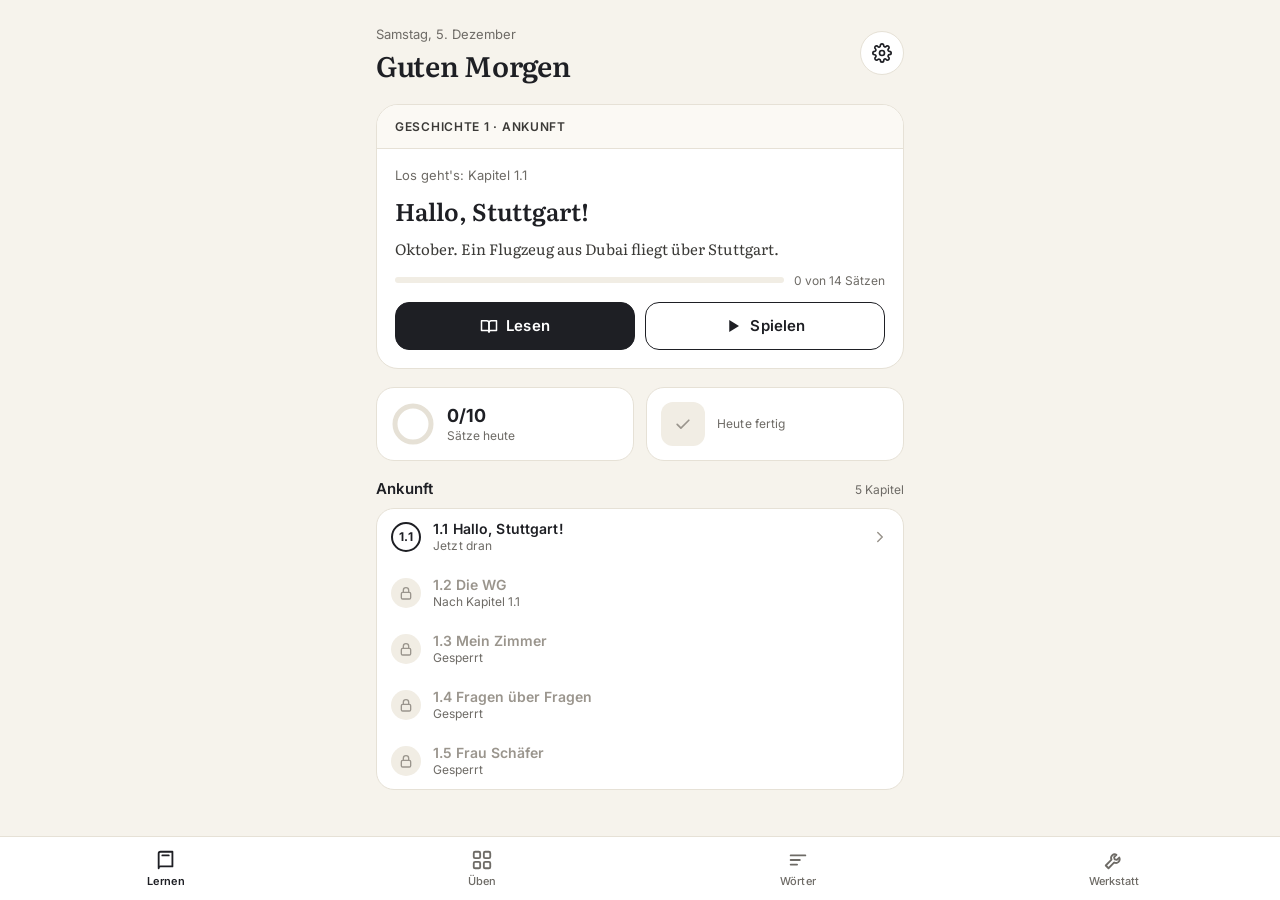
<file: index.html>
<!DOCTYPE html>
<html lang="de">
<head>
    <meta charset="UTF-8">
    <meta name="viewport" content="width=device-width, initial-scale=1.0, viewport-fit=cover">
    <meta name="theme-color" content="#F6F3EC">
    <title>Deutsche Satzstruktur - Visual Tool</title>
    <link rel="preconnect" href="https://fonts.googleapis.com">
    <link rel="preconnect" href="https://fonts.gstatic.com" crossorigin>
    <link href="https://fonts.googleapis.com/css2?family=Inter:wght@400;500;600;700&family=Literata:opsz,wght@7..72,400;7..72,500;7..72,600;7..72,700&display=swap" rel="stylesheet">
    <link rel="stylesheet" href="css/styles.css?v=202611211545">
</head>
<body data-screen="home">
    <div class="container">
        <!-- Learner screens (js/homeScreen.js); the editor below is the Werkstatt screen -->
        <main class="screen" id="screen-home" aria-label="Lernen"></main>
        <main class="screen" id="screen-practice" aria-label="Üben" hidden></main>
        <main class="screen" id="screen-words" aria-label="Wörter" hidden></main>
        <main class="screen" id="screen-order" aria-label="Ordnen" hidden></main>
        <main class="screen" id="screen-write" aria-label="Schreiben" hidden></main>
        <main class="screen" id="screen-speak" aria-label="Sprechen" hidden></main>
        <main class="screen" id="screen-board" aria-label="Bilder" hidden></main>
        <main class="screen" id="screen-sort" aria-label="Sortieren" hidden></main>
        <main class="screen" id="screen-klinik" aria-label="Klinik" hidden></main>
        <main class="screen" id="screen-case" aria-label="Gespräch" hidden></main>
        <main class="screen" id="screen-end" aria-label="Kapitel-Rückblick" hidden></main>
        <main class="screen" id="screen-settings" aria-label="Einstellungen" hidden></main>

        <div class="header">
            <h1>Deutsche Satzstruktur Visualizer</h1>
        </div>


        <div class="main-content">
            <button class="mobile-toggle mobile-toggle-left" id="toggle-sentence-panel" aria-label="Toggle sentences panel">
                <span class="toggle-icon">☰</span> Sentences
            </button>
            <div class="sentence-panel" id="sentence-panel">
                <div class="sentence-input-area">
                    <textarea id="sentence-input" placeholder="Type a sentence"></textarea>
                    <div class="sentence-buttons">
                        <button id="add-sentence-btn" class="btn-add-sentence" title="Add sentence to list">➕ Add</button>
                        <button id="regenerate-btn" class="btn-regenerate" title="Parse sentence with AI">🔄 Parse</button>
                        <button id="check-grammar-btn" class="btn-check-grammar" title="Check grammar">✓ Check</button>
                    </div>
                </div>
                <div id="grammar-results" class="grammar-results" style="display: none;">
                    <div class="grammar-results-header">Grammar Check Results:</div>
                    <div id="grammar-results-content"></div>
                </div>
                <div class="sentence-library">
                    <div class="library-controls">
                        <div class="library-header">Library:</div>
                        <select id="library-level-select">
                            <option value="">Level</option>
                            <option value="A1">A1</option>
                            <option value="A2">A2</option>
                            <option value="B1">B1</option>
                            <option value="custom">My Sentences</option>
                        </select>
                        <select id="library-category-select" disabled>
                            <option value="">Category</option>
                        </select>
                        <button id="library-read-btn" class="library-read-btn" title="Kapitel lesen" hidden>📖</button>
                    </div>
                    <div id="library-sentence-list" class="library-sentence-list"></div>
                </div>
            </div>

            <div class="canvas-container">
                <div class="view-toggle-container">
                    <button id="view-toggle-btn" class="btn-view-toggle" title="Toggle between Felder Model and Grid View">⇄</button>
                    <button id="game-mode-btn" class="btn-game-mode" title="Start Game Mode">🎮</button>
                </div>
                <svg id="canvas"></svg>
            </div>

            <button class="mobile-toggle mobile-toggle-right" id="toggle-properties-panel" aria-label="Toggle properties panel">
                <span class="toggle-icon">📝</span> Properties
            </button>
            <button class="mobile-toggle mobile-toggle-right" id="toggle-settings-panel" aria-label="Toggle settings panel">
                <span class="toggle-icon">⚙</span> Settings
            </button>
            <div class="right-sidebar" id="right-sidebar">
            <div class="sidebar-tabs" role="tablist">
                <button type="button" class="sidebar-tab" data-panel="properties-panel">📝 Properties</button>
                <button type="button" class="sidebar-tab active" data-panel="settings-panel">⚙ Settings</button>
            </div>
            <div class="properties-panel" id="properties-panel">
                <div id="properties-content">
                    <div class="no-selection">
                        Click on a word to edit its properties
                    </div>
                </div>
                <button class="mobile-toggle mobile-toggle-legend" id="toggle-legend" aria-label="Toggle legend">
                    <span class="toggle-icon">📖</span> Legend
                </button>
            </div>

            <div class="settings-panel sidebar-active" id="settings-panel">
                <div class="settings-section">
                    <h3>Sentence Settings</h3>
                    <div class="sentence-export-import">
                        <button id="export-sentences-btn" class="btn-export" title="Export all sentences to JSON file">📥 Export</button>
                        <button id="import-sentences-btn" class="btn-import" title="Import sentences from JSON file">📤 Import</button>
                        <input type="file" id="import-file-input" accept=".json" style="display: none;">
                    </div>
                </div>
                <div class="settings-section">
                    <h3>Game Settings</h3>
                    <div class="settings-toggle-row">
                        <label for="time-challenge-toggle">Time Challenge</label>
                        <input type="checkbox" id="time-challenge-toggle">
                    </div>
                    <div class="settings-toggle-row" style="margin-top: 8px;">
                        <label for="multi-category-toggle">Multiple Categories</label>
                        <input type="checkbox" id="multi-category-toggle">
                    </div>
                    <div class="settings-toggle-row" style="margin-top: 8px;">
                        <label for="story-mode-toggle">Story Mode</label>
                        <input type="checkbox" id="story-mode-toggle">
                    </div>
                    <div class="settings-toggle-row" style="margin-top: 8px;">
                        <label for="review-mode-toggle">Review Weak Spots</label>
                        <input type="checkbox" id="review-mode-toggle">
                    </div>
                    <div class="settings-toggle-row" style="margin-top: 8px;">
                        <label for="sound-toggle">Sound Effects</label>
                        <input type="checkbox" id="sound-toggle" checked>
                    </div>
                    <div class="settings-toggle-row" style="margin-top: 8px;">
                        <label for="speech-toggle">Speak Words (German)</label>
                        <input type="checkbox" id="speech-toggle" checked>
                    </div>
                    <div class="settings-toggle-row" style="margin-top: 8px;">
                        <label for="build-up-toggle">Build Up Sentence (Satz aufbauen)</label>
                        <input type="checkbox" id="build-up-toggle">
                    </div>
                    <div class="settings-toggle-row" style="margin-top: 8px;">
                        <label for="listen-toggle">Audio Fill-in-the-Blank</label>
                        <input type="checkbox" id="listen-toggle">
                    </div>
                    <p id="tts-unavailable-note" class="settings-note" hidden>
                        No German voice on this device, so speech is off. Install a German
                        text-to-speech voice (or use another browser) to enable it.
                    </p>
                    <div class="settings-toggle-row" style="margin-top: 8px;">
                        <label for="max-points-input">Max Points</label>
                        <input type="number" id="max-points-input" min="50" step="50" value="2000" style="width: 70px; text-align: right;">
                    </div>
                    <div id="multi-category-levels" class="settings-sub-options" style="display: none;">
                        <div class="settings-toggle-row settings-sub-row">
                            <label for="multi-category-a1">A1</label>
                            <input type="checkbox" id="multi-category-a1" checked>
                        </div>
                        <div class="settings-toggle-row settings-sub-row">
                            <label for="multi-category-a2">A2</label>
                            <input type="checkbox" id="multi-category-a2" checked>
                        </div>
                        <div class="settings-toggle-row settings-sub-row">
                            <label for="multi-category-b1">B1</label>
                            <input type="checkbox" id="multi-category-b1" checked>
                        </div>
                    </div>
                </div>
            </div>
            </div><!-- /right-sidebar -->
        </div>

        <nav class="app-nav" id="app-nav" aria-label="Hauptnavigation">
            <button type="button" class="app-nav-btn" data-screen="home">
                <svg class="ui-icon" viewBox="0 0 24 24" fill="none" stroke="currentColor" stroke-width="2" stroke-linecap="round" stroke-linejoin="round" aria-hidden="true"><path d="M4 19V5a2 2 0 0 1 2-2h13v16H6a2 2 0 0 0-2 2z"/><path d="M8 7h7"/></svg>
                Lernen
            </button>
            <button type="button" class="app-nav-btn" data-screen="practice">
                <svg class="ui-icon" viewBox="0 0 24 24" fill="none" stroke="currentColor" stroke-width="2" stroke-linecap="round" stroke-linejoin="round" aria-hidden="true"><rect x="3" y="3" width="7" height="7" rx="1.5"/><rect x="14" y="3" width="7" height="7" rx="1.5"/><rect x="3" y="14" width="7" height="7" rx="1.5"/><rect x="14" y="14" width="7" height="7" rx="1.5"/></svg>
                Üben
            </button>
            <button type="button" class="app-nav-btn" data-screen="words">
                <svg class="ui-icon" viewBox="0 0 24 24" fill="none" stroke="currentColor" stroke-width="2" stroke-linecap="round" stroke-linejoin="round" aria-hidden="true"><path d="M4 7h16M4 12h10M4 17h7"/></svg>
                Wörter
            </button>
            <button type="button" class="app-nav-btn" data-screen="workshop">
                <svg class="ui-icon" viewBox="0 0 24 24" fill="none" stroke="currentColor" stroke-width="2" stroke-linecap="round" stroke-linejoin="round" aria-hidden="true"><path d="M14.7 6.3a4 4 0 0 0-5.4 5.4L3 18l3 3 6.3-6.3a4 4 0 0 0 5.4-5.4l-2.6 2.6-2.4-.6-.6-2.4z"/></svg>
                Werkstatt
            </button>
        </nav>

        <!-- Legend Modal (hidden by default) -->
        <div class="legend-modal-overlay" id="legend-modal" style="display: none;">
            <div class="legend-modal">
                <div class="legend-modal-header">
                    <h3>📖 Legend</h3>
                    <button class="legend-modal-close" id="legend-modal-close">✕</button>
                </div>
                <div class="legend-modal-content">
                    <div class="legend-section">
                        <h4>NOUNS - COLOR = GENDER:</h4>
                        <div class="legend-item">
                            <div class="legend-shape shape-circle" style="background: var(--gram-masc);"></div>
                            <span>Blue = Masculine (♂)</span>
                        </div>
                        <div class="legend-item">
                            <div class="legend-shape shape-circle" style="background: var(--gram-fem);"></div>
                            <span>Pink = Feminine (♀)</span>
                        </div>
                        <div class="legend-item">
                            <div class="legend-shape shape-circle" style="background: var(--gram-neut);"></div>
                            <span>Dark Violet = Neuter (⚲)</span>
                        </div>
                        <div class="legend-item">
                            <div class="legend-shape shape-circle" style="background: var(--gram-plural);"></div>
                            <span>Red = Plural</span>
                        </div>
                    </div>

                    <div class="legend-section">
                        <h4>NOUNS - SHAPE = CASE:</h4>
                        <div class="legend-item">
                            <div class="legend-shape shape-circle" style="background: var(--gram-none);"></div>
                            <span>Circle = Nominative</span>
                        </div>
                        <div class="legend-item">
                            <div class="legend-shape shape-square" style="background: var(--gram-none);"></div>
                            <span>Square = Accusative</span>
                        </div>
                        <div class="legend-item">
                            <div class="legend-shape shape-trapezoid" style="background: var(--gram-none);"></div>
                            <span>Trapezoid = Dative</span>
                        </div>
                        <div class="legend-item">
                            <div class="legend-shape shape-diamond" style="background: var(--gram-none);"></div>
                            <span>Diamond = Genitive</span>
                        </div>
                    </div>

                    <div class="legend-section">
                        <h4>PRONOUNS - COLOR:</h4>
                        <div class="legend-item">
                            <span style="color: var(--gram-ich); font-weight: bold;">ich</span>,
                            <span style="color: var(--gram-du); font-weight: bold;">du</span>,
                            <span style="color: var(--gram-masc); font-weight: bold;">er♂</span>,
                            <span style="color: var(--gram-fem); font-weight: bold;">sie♀</span>,
                            <span style="color: var(--gram-neut); font-weight: bold;">es⚲</span>,
                            <span style="color: var(--gram-wir); font-weight: bold;">wir</span>,
                            <span style="color: var(--gram-ihr); font-weight: bold;">ihr</span>,
                            <span style="color: var(--gram-plural); font-weight: bold;">sie/Sie(pl.)</span>
                        </div>
                    </div>

                    <div class="legend-section">
                        <h4>VERBS & CONJUNCTIONS:</h4>
                        <div class="legend-item">
                            <div class="legend-shape shape-hexagon" style="background: var(--gram-none);"></div>
                            <span>Hexagon = Verb/Modal</span>
                        </div>
                        <div class="legend-item">
                            <div class="legend-shape shape-pentagon" style="background: var(--gram-none);"></div>
                            <span>Pentagon = Subordinating Conj. (weil, dass, etc.)</span>
                        </div>
                        <div class="legend-item">
                            <div class="legend-shape shape-plus" style="background: var(--gram-none);"></div>
                            <span>Plus/Cross = Coordinating Conj. (und, aber, etc.)</span>
                        </div>
                    </div>

                    <div class="legend-section">
                        <h4>PREPOSITIONS:</h4>
                        <div class="legend-item">
                            <div class="legend-shape shape-triangle" style="background: var(--gram-none);"></div>
                            <span>Triangle = Dative Prep.</span>
                        </div>
                        <div class="legend-item">
                            <div class="legend-shape shape-square-small" style="background: var(--gram-none);"></div>
                            <span>Small Square = Accusative Prep.</span>
                        </div>
                        <div class="legend-item">
                            <div class="legend-shape shape-diamond-small" style="background: var(--gram-none);"></div>
                            <span>Small Diamond = Genitive Prep.</span>
                        </div>
                        <div class="legend-item">
                            <div class="legend-shape shape-parallelogram" style="background: var(--gram-none);"></div>
                            <span>Parallelogram = Wechsel Prep.</span>
                        </div>
                        <div class="legend-item">
                            <div class="legend-shape shape-octagon" style="background: var(--gram-none);"></div>
                            <span>Octagon = Other</span>
                        </div>
                    </div>
                </div>
            </div>
        </div>
    </div>

    <!-- JavaScript: ES modules, entry js/app.js. The import map adds the cache-busting
         ?v= to every module (nested imports can't carry a query string themselves). -->
    <script type="importmap">
    {
      "imports": {
        "./js/ids.js": "./js/ids.js?v=202611211545",
        "./js/sound.js": "./js/sound.js?v=202611211545",
        "./js/grammaticalConfig.js": "./js/grammaticalConfig.js?v=202611211545",
        "./js/storyContent.js": "./js/storyContent.js?v=202611211545",
        "./js/levelContent.js": "./js/levelContent.js?v=202611211545",
        "./js/levelSelector.js": "./js/levelSelector.js?v=202611211545",
        "./js/wordManager.js": "./js/wordManager.js?v=202611211545",
        "./js/sentenceManager.js": "./js/sentenceManager.js?v=202611211545",
        "./js/feldermodell.js": "./js/feldermodell.js?v=202611211545",
        "./js/gridview.js": "./js/gridview.js?v=202611211545",
        "./js/sentencePicker.js": "./js/sentencePicker.js?v=202611211545",
        "./js/gameRules.js": "./js/gameRules.js?v=202611211545",
        "./js/felderLesson.js": "./js/felderLesson.js?v=202611211545",
        "./js/fieldZones.js": "./js/fieldZones.js?v=202611211545",
        "./js/articleBlank.js": "./js/articleBlank.js?v=202611211545",
        "./js/orderExercise.js": "./js/orderExercise.js?v=202611211545",
        "./js/textMatch.js": "./js/textMatch.js?v=202611211545",
        "./js/speechInput.js": "./js/speechInput.js?v=202611211545",
        "./js/progressStore.js": "./js/progressStore.js?v=202611211545",
        "./js/gameHud.js": "./js/gameHud.js?v=202611211545",
        "./js/gameJuice.js": "./js/gameJuice.js?v=202611211545",
        "./js/sortExercise.js": "./js/sortExercise.js?v=202611211545",
        "./js/sortScreen.js": "./js/sortScreen.js?v=202611211545",
        "./js/orderScreen.js": "./js/orderScreen.js?v=202611211545",
        "./js/writeScreen.js": "./js/writeScreen.js?v=202611211545",
        "./js/speakScreen.js": "./js/speakScreen.js?v=202611211545",
        "./js/reviewRunner.js": "./js/reviewRunner.js?v=202611211545",
        "./js/playScreen.js": "./js/playScreen.js?v=202611211545",
        "./js/glossary.js": "./js/glossary.js?v=202611211545",
        "./js/storyNarration.js": "./js/storyNarration.js?v=202611211545",
        "./js/storyReader.js": "./js/storyReader.js?v=202611211545",
        "./js/settings.js": "./js/settings.js?v=202611211545",
        "./js/ladder.js": "./js/ladder.js?v=202611211545",
        "./js/boardSchedule.js": "./js/boardSchedule.js?v=202611211545",
        "./js/boardSession.js": "./js/boardSession.js?v=202611211545",
        "./js/boards.js": "./js/boards.js?v=202611211545",
        "./js/sceneBoard.js": "./js/sceneBoard.js?v=202611211545",
        "./js/timelineBoard.js": "./js/timelineBoard.js?v=202611211545",
        "./js/hotspotBoard.js": "./js/hotspotBoard.js?v=202611211545",
        "./js/pairsBoard.js": "./js/pairsBoard.js?v=202611211545",
        "./js/boardScreen.js": "./js/boardScreen.js?v=202611211545",
        "./js/klinik.js": "./js/klinik.js?v=202611211545",
        "./js/caseFlow.js": "./js/caseFlow.js?v=202611211545",
        "./js/caseScreen.js": "./js/caseScreen.js?v=202611211545",
        "./js/homeScreen.js": "./js/homeScreen.js?v=202611211545",
        "./js/chapterRecap.js": "./js/chapterRecap.js?v=202611211545",
        "./js/gamemode.js": "./js/gamemode.js?v=202611211545",
        "./js/renderer.js": "./js/renderer.js?v=202611211545",
        "./js/ui.js": "./js/ui.js?v=202611211545",
        "./js/app.js": "./js/app.js?v=202611211545"
      }
    }
    </script>
    <script type="module" src="js/app.js?v=202611211545"></script>
</body>
</html>
</file>
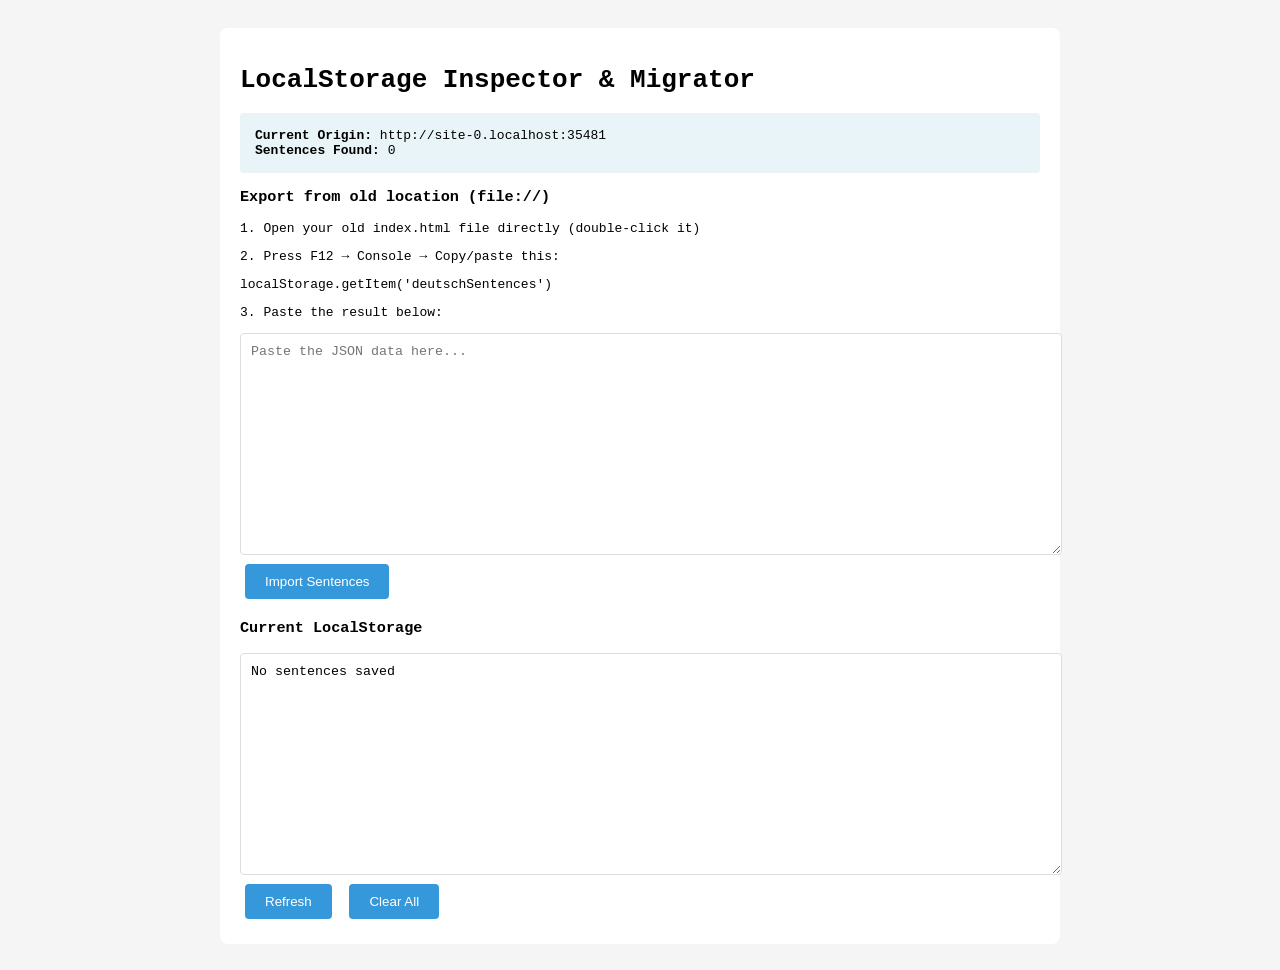
<file: check_localstorage.html>
<!DOCTYPE html>
<html>
<head>
    <title>LocalStorage Inspector</title>
    <style>
        body {
            font-family: monospace;
            padding: 20px;
            background: #f5f5f5;
        }
        .container {
            background: white;
            padding: 20px;
            border-radius: 8px;
            max-width: 800px;
            margin: 0 auto;
        }
        textarea {
            width: 100%;
            min-height: 200px;
            font-family: monospace;
            padding: 10px;
            border: 1px solid #ddd;
            border-radius: 4px;
        }
        button {
            background: #3498db;
            color: white;
            border: none;
            padding: 10px 20px;
            border-radius: 4px;
            cursor: pointer;
            margin: 5px;
        }
        button:hover {
            background: #2980b9;
        }
        .info {
            background: #e8f4f8;
            padding: 15px;
            border-radius: 4px;
            margin-bottom: 15px;
        }
    </style>
</head>
<body>
    <div class="container">
        <h1>LocalStorage Inspector & Migrator</h1>

        <div class="info">
            <strong>Current Origin:</strong> <span id="origin"></span><br>
            <strong>Sentences Found:</strong> <span id="count">0</span>
        </div>

        <h3>Export from old location (file://)</h3>
        <p>1. Open your old <code>index.html</code> file directly (double-click it)</p>
        <p>2. Press F12 → Console → Copy/paste this:</p>
        <pre>localStorage.getItem('deutschSentences')</pre>
        <p>3. Paste the result below:</p>
        <textarea id="import-data" placeholder='Paste the JSON data here...'></textarea>
        <button onclick="importData()">Import Sentences</button>

        <h3>Current LocalStorage</h3>
        <textarea id="current-data" readonly></textarea>
        <button onclick="showCurrent()">Refresh</button>
        <button onclick="clearData()">Clear All</button>
    </div>

    <script>
        document.getElementById('origin').textContent = window.location.origin;

        function showCurrent() {
            const data = localStorage.getItem('deutschSentences');
            const currentId = localStorage.getItem('deutschCurrentSentence');

            document.getElementById('current-data').value = data ?
                JSON.stringify(JSON.parse(data), null, 2) :
                'No sentences saved';

            const sentences = data ? JSON.parse(data) : [];
            document.getElementById('count').textContent = sentences.length;
        }

        function importData() {
            const data = document.getElementById('import-data').value.trim();
            if (!data) {
                alert('Please paste the data first');
                return;
            }

            try {
                const parsed = JSON.parse(data);
                localStorage.setItem('deutschSentences', JSON.stringify(parsed));
                alert('Sentences imported successfully!');
                showCurrent();
                window.location.href = '/';
            } catch (e) {
                alert('Invalid JSON data: ' + e.message);
            }
        }

        function clearData() {
            if (confirm('Clear all saved sentences?')) {
                localStorage.removeItem('deutschSentences');
                localStorage.removeItem('deutschCurrentSentence');
                showCurrent();
            }
        }

        // Load on page load
        showCurrent();
    </script>
</body>
</html>
</file>
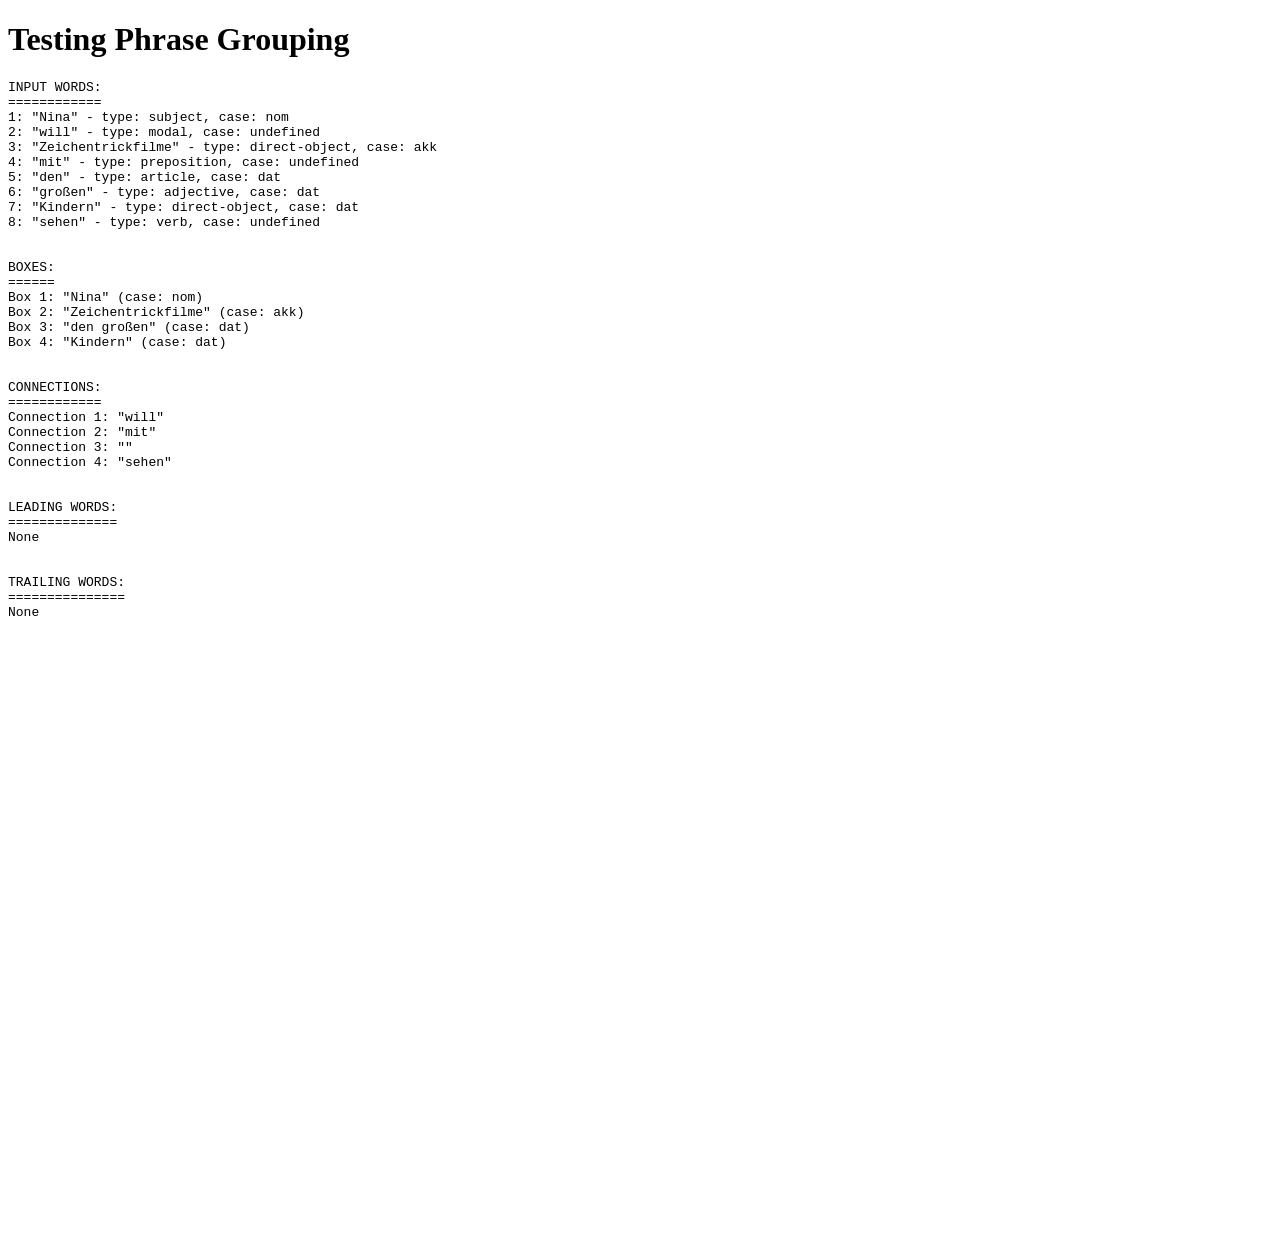
<file: test_grouping.html>
<!DOCTYPE html>
<html>
<head>
    <title>Test Phrase Grouping</title>
</head>
<body>
    <h1>Testing Phrase Grouping</h1>
    <pre id="output"></pre>

    <script type="module">
        import { GridViewModel } from './js/gridview.js';

        // Create a mock SVG element
        const svg = document.createElementNS('http://www.w3.org/2000/svg', 'svg');
        svg.setAttribute('width', '800');
        svg.setAttribute('height', '600');
        document.body.appendChild(svg);

        const gridView = new GridViewModel(svg);

        // Mock word data for "Nina will Zeichentrickfilme mit den großen Kindern sehen"
        const testWords = [
            { id: 1, text: 'Nina', type: 'subject', case: 'nom', gender: 'f', number: 'sg' },
            { id: 2, text: 'will', type: 'modal' },
            { id: 3, text: 'Zeichentrickfilme', type: 'direct-object', case: 'akk', gender: 'm', number: 'pl' },
            { id: 4, text: 'mit', type: 'preposition' },
            { id: 5, text: 'den', type: 'article', case: 'dat' },
            { id: 6, text: 'großen', type: 'adjective', case: 'dat' },
            { id: 7, text: 'Kindern', type: 'direct-object', case: 'dat', gender: 'n', number: 'pl' },
            { id: 8, text: 'sehen', type: 'verb' }
        ];

        console.log('Input words:');
        console.log(testWords);

        const result = gridView.parseSentenceFlow(testWords);

        console.log('\nParsed flow:');
        console.log(result);

        // Format output for display
        let output = 'INPUT WORDS:\n';
        output += '============\n';
        testWords.forEach(w => {
            output += `${w.id}: "${w.text}" - type: ${w.type}, case: ${w.case}\n`;
        });

        output += '\n\nBOXES:\n';
        output += '======\n';
        result.boxes.forEach((box, idx) => {
            const wordTexts = box.words.map(w => w.text).join(' ');
            output += `Box ${idx + 1}: "${wordTexts}" (case: ${box.case})\n`;
        });

        output += '\n\nCONNECTIONS:\n';
        output += '============\n';
        result.connections.forEach((conn, idx) => {
            const connTexts = conn.map(w => w.text).join(' ');
            output += `Connection ${idx + 1}: "${connTexts}"\n`;
        });

        output += '\n\nLEADING WORDS:\n';
        output += '==============\n';
        if (result.leadingWords.length > 0) {
            const leadingTexts = result.leadingWords.map(w => w.text).join(' ');
            output += `"${leadingTexts}"\n`;
        } else {
            output += 'None\n';
        }

        output += '\n\nTRAILING WORDS:\n';
        output += '===============\n';
        if (result.trailingWords.length > 0) {
            const trailingTexts = result.trailingWords.map(w => w.text).join(' ');
            output += `"${trailingTexts}"\n`;
        } else {
            output += 'None\n';
        }

        document.getElementById('output').textContent = output;
    </script>
</body>
</html>
</file>
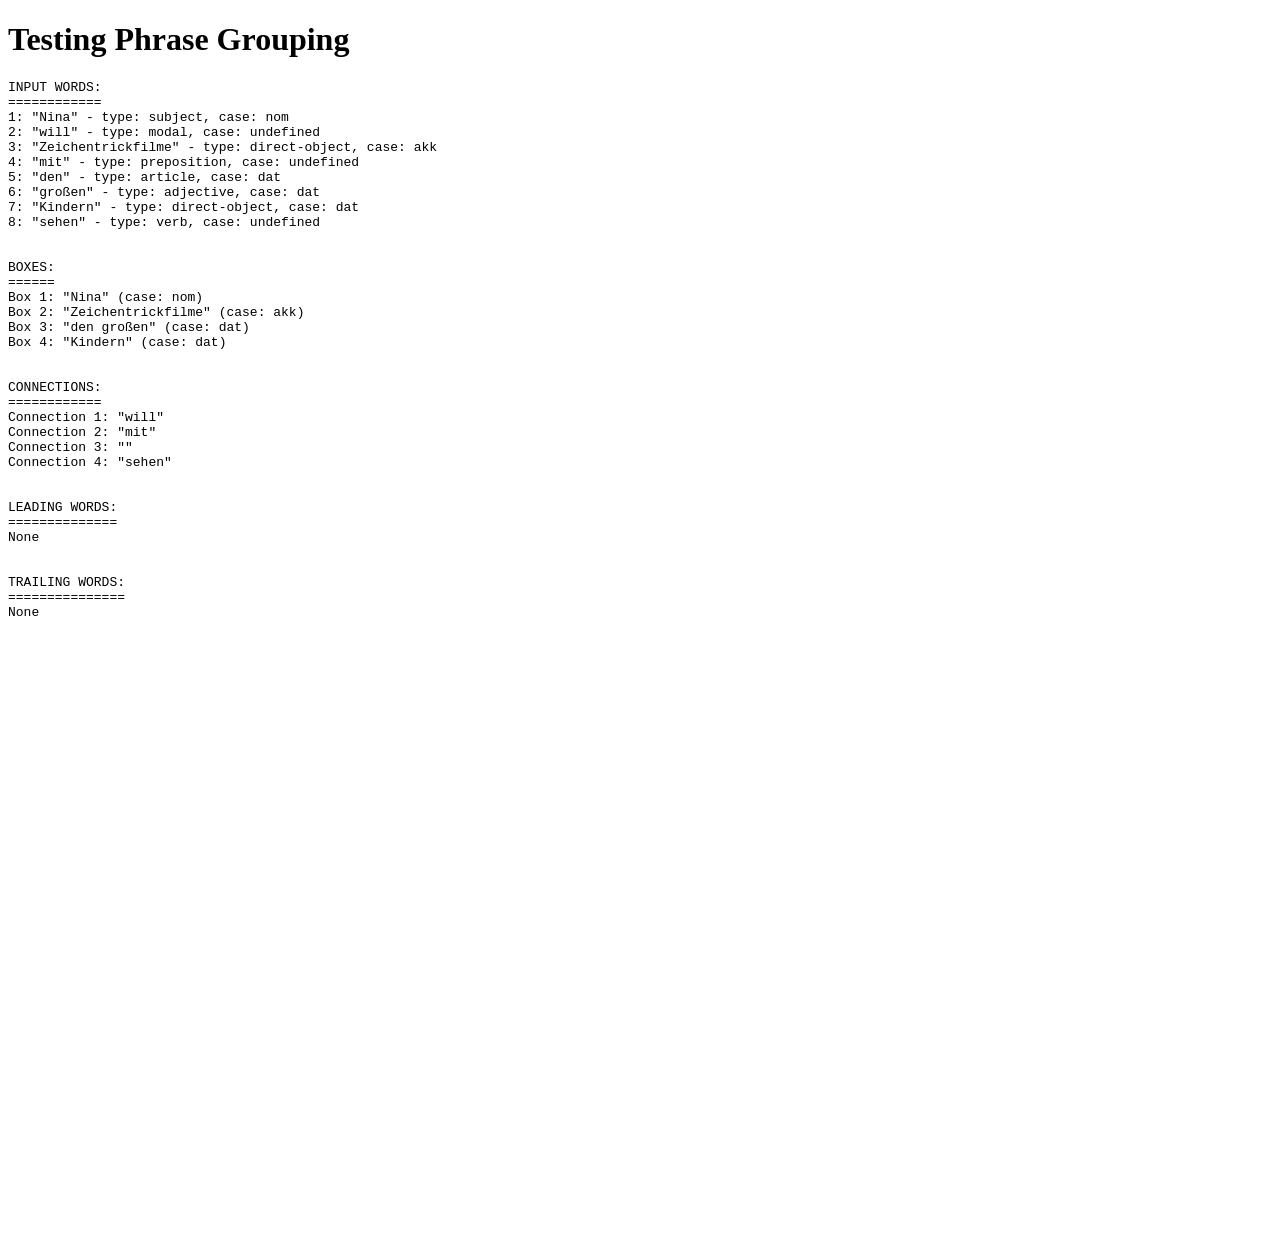
<file: tools/test_grouping.html>
<!DOCTYPE html>
<html>
<head>
    <title>Test Phrase Grouping</title>
</head>
<body>
    <h1>Testing Phrase Grouping</h1>
    <pre id="output"></pre>

    <script type="module">
        import { GridViewModel } from '../js/gridview.js';

        // Create a mock SVG element
        const svg = document.createElementNS('http://www.w3.org/2000/svg', 'svg');
        svg.setAttribute('width', '800');
        svg.setAttribute('height', '600');
        document.body.appendChild(svg);

        const gridView = new GridViewModel(svg);

        // Mock word data for "Nina will Zeichentrickfilme mit den großen Kindern sehen"
        const testWords = [
            { id: 1, text: 'Nina', type: 'subject', case: 'nom', gender: 'f', number: 'sg' },
            { id: 2, text: 'will', type: 'modal' },
            { id: 3, text: 'Zeichentrickfilme', type: 'direct-object', case: 'akk', gender: 'm', number: 'pl' },
            { id: 4, text: 'mit', type: 'preposition' },
            { id: 5, text: 'den', type: 'article', case: 'dat' },
            { id: 6, text: 'großen', type: 'adjective', case: 'dat' },
            { id: 7, text: 'Kindern', type: 'direct-object', case: 'dat', gender: 'n', number: 'pl' },
            { id: 8, text: 'sehen', type: 'verb' }
        ];

        console.log('Input words:');
        console.log(testWords);

        const result = gridView.parseSentenceFlow(testWords);

        console.log('\nParsed flow:');
        console.log(result);

        // Format output for display
        let output = 'INPUT WORDS:\n';
        output += '============\n';
        testWords.forEach(w => {
            output += `${w.id}: "${w.text}" - type: ${w.type}, case: ${w.case}\n`;
        });

        output += '\n\nBOXES:\n';
        output += '======\n';
        result.boxes.forEach((box, idx) => {
            const wordTexts = box.words.map(w => w.text).join(' ');
            output += `Box ${idx + 1}: "${wordTexts}" (case: ${box.case})\n`;
        });

        output += '\n\nCONNECTIONS:\n';
        output += '============\n';
        result.connections.forEach((conn, idx) => {
            const connTexts = conn.map(w => w.text).join(' ');
            output += `Connection ${idx + 1}: "${connTexts}"\n`;
        });

        output += '\n\nLEADING WORDS:\n';
        output += '==============\n';
        if (result.leadingWords.length > 0) {
            const leadingTexts = result.leadingWords.map(w => w.text).join(' ');
            output += `"${leadingTexts}"\n`;
        } else {
            output += 'None\n';
        }

        output += '\n\nTRAILING WORDS:\n';
        output += '===============\n';
        if (result.trailingWords.length > 0) {
            const trailingTexts = result.trailingWords.map(w => w.text).join(' ');
            output += `"${trailingTexts}"\n`;
        } else {
            output += 'None\n';
        }

        document.getElementById('output').textContent = output;
    </script>
</body>
</html>
</file>
<file: css/styles.css>
/* ============================================================
   DEUTSCHE SATZSTRUKTUR — DESIGN SYSTEM
   ------------------------------------------------------------
   All colors, radii, shadows, and type settings live in :root.
   Grammar colors (gender / pronoun) MUST stay in sync with
   js/grammaticalConfig.js — they are duplicated here only so
   CSS chrome (legend, chips) can reference them.
   ============================================================ */

:root {
    /* ---- Surfaces & ink (redesign: calm chrome, colored grammar) ---- */
    --paper:      #F6F3EC;   /* Papier: app background */
    --paper-read: #FBF9F4;   /* Lesen: reading surfaces */
    --line:       #E6E1D6;   /* Linie: borders */
    --ink:        #1E1F24;   /* Tinte: text + primary buttons */
    --ink-soft:   #6E6B66;   /* Leise: secondary text */
    --pair-fach:   #DCDFD8;  /* Paare: medical-term card (neutral greige, away from every grammar tint) */
    --pair-alltag: #EEE8DA;  /* Paare: everyday-word card (neutral sand) */

    /* ---- Accent = ink (no brand hue; the grammar colors are the only strong colors) ---- */
    --brand-50:  #F1EDE4;
    --brand-100: #EAE5DA;
    --brand-200: #D9D2C4;
    --brand-400: #A39C90;
    --brand-500: #3A3B42;
    --brand-600: var(--ink);
    --brand-700: #0E0F12;

    /* ---- Neutrals (warm) ---- */
    --surface-0:  #FFFFFF;           /* Fläche: cards, panels */
    --surface-1:  var(--paper-read);
    --surface-2:  var(--paper);
    --surface-3:  var(--line);
    --ink-900: var(--ink);
    --ink-700: #3B3A37;
    --ink-500: var(--ink-soft);
    --ink-400: #9A958D;
    --ink-300: #CDC6B9;

    /* ---- Buttons ---- */
    --btn-primary-bg:     var(--ink);
    --btn-primary-hover:  #34353C;
    --btn-primary-fg:     #FFFFFF;
    --btn-secondary-bg:   var(--surface-0);
    --btn-secondary-hover: var(--paper);
    --btn-secondary-fg:   var(--ink);
    --btn-secondary-border: var(--line);

    /* ---- Story reader ---- */
    --read-play-dot:    #5E9470;   /* play sentence marker (UI signal, not a grammar color) */
    --read-word-hover:  #F3EBD6;
    --read-word-active: #F3E3B5;
    --read-word-en:     #D8D4CC;   /* secondary text on the ink word bar */

    /* ---- Semantic (feedback only, muted to sit with the grammar palette) ---- */
    --success-500: #3E8A55;
    --success-600: #2F6E42;
    --success-bg:  #EAF3EC;
    --info-500: #4A6A8F;
    --info-600: #3A5576;
    --info-bg:  #EDF1F5;
    --warn-500: #B98A2C;
    --warn-600: #755512;
    --warn-bg:  #F8F1E2;
    --danger-500: #C0463A;
    --danger-600: #9E352B;
    --danger-bg:  #F9EAE7;

    /* ---- Grammar colors (mirror grammaticalConfig.js) ---- */
    --gram-masc:   #3F6FB0;
    --gram-fem:    #B9476A;
    --gram-neut:   #4E8B5A;
    --gram-plural: #B98A2C;
    --gram-ich:    #7A5AA6;
    --gram-du:     #C2603A;
    --gram-wir:    #556070;
    --gram-ihr:    #2E8288;
    --gram-none:   #8B8F96;
    --verb-klammer: #4F46E5;   /* Klammer: the indigo of the field model's verb slots (LK/RK) */

    /* ---- Header (solid ink bars, e.g. story card heading) ---- */
    --header-bg: var(--ink);

    /* ---- Type ---- */
    --font-ui: 'Inter', -apple-system, BlinkMacSystemFont, 'Segoe UI', Roboto, sans-serif;
    --font-sentence: 'Literata', Georgia, 'Times New Roman', serif;

    /* ---- Radii ---- */
    --radius-sm: 6px;
    --radius-md: 10px;
    --radius-lg: 14px;
    --radius-xl: 20px;
    --radius-pill: 999px;

    /* ---- Shadows ---- */
    --shadow-xs: 0 1px 2px rgba(30, 31, 36, 0.06);
    --shadow-sm: 0 1px 3px rgba(30, 31, 36, 0.08), 0 1px 2px rgba(30, 31, 36, 0.04);
    --shadow-md: 0 4px 12px rgba(30, 31, 36, 0.08), 0 2px 4px rgba(30, 31, 36, 0.04);
    --shadow-lg: 0 12px 32px rgba(30, 31, 36, 0.14), 0 4px 8px rgba(30, 31, 36, 0.06);
    --shadow-xl: 0 24px 60px rgba(30, 31, 36, 0.22);
    --ring: 0 0 0 3px rgba(30, 31, 36, 0.28);

    /* ---- Motion ---- */
    --ease-out: cubic-bezier(0.22, 1, 0.36, 1);
    --ease-spring: cubic-bezier(0.34, 1.56, 0.64, 1);
    --dur-fast: 0.15s;
    --dur-med: 0.25s;
}

/* Reset and Base Styles */
* {
    margin: 0;
    padding: 0;
    box-sizing: border-box;
}

body {
    font-family: var(--font-ui);
    background: var(--surface-2);
    color: var(--ink-900);
    padding: 0;
    margin: 0;
    height: 100vh;
    overflow: hidden;
    -webkit-font-smoothing: antialiased;
    text-rendering: optimizeLegibility;
}

/* Accessible focus ring for keyboard users */
:focus-visible {
    outline: none;
    box-shadow: var(--ring);
}

/* Slim, modern scrollbars */
::-webkit-scrollbar {
    width: 8px;
    height: 8px;
}
::-webkit-scrollbar-track {
    background: transparent;
}
::-webkit-scrollbar-thumb {
    background: var(--ink-300);
    border-radius: var(--radius-pill);
}
::-webkit-scrollbar-thumb:hover {
    background: var(--ink-400);
}
* {
    scrollbar-width: thin;
    scrollbar-color: var(--ink-300) transparent;
}

/* Container */
.container {
    width: 100%;
    height: 100vh;
    margin: 0;
    background: var(--surface-0);
    border-radius: 0;
    box-shadow: none;
    overflow: hidden;
    display: flex;
    flex-direction: column;
}

/* Header */
.header {
    background: var(--surface-0);
    color: var(--ink);
    padding: 12px 20px;
    text-align: center;
    flex-shrink: 0;
    position: relative;
    border-bottom: 1px solid var(--line);
}

.header::after {
    /* subtle glossy edge */
    content: '';
    position: absolute;
    inset: 0;
    background: none;
    pointer-events: none;
}

h1 {
    font-size: 19px;
    font-weight: 700;
    letter-spacing: -0.02em;
    margin-bottom: 2px;
}

.subtitle {
    font-size: 12px;
    opacity: 0.75;
}

/* Toolbar */
.toolbar {
    background: var(--ink-900);
    padding: 12px 20px;
    display: flex;
    gap: 10px;
    flex-wrap: wrap;
    align-items: center;
}

.toolbar-section {
    display: flex;
    gap: 8px;
    padding: 0 10px;
    border-right: 1px solid var(--ink-700);
}

.toolbar-section:last-child {
    border-right: none;
}

.toolbar-label {
    color: var(--surface-2);
    font-size: 12px;
    font-weight: 600;
    margin-right: 5px;
    display: flex;
    align-items: center;
}

.spacing-label {
    color: var(--surface-2);
    font-size: 11px;
    font-weight: normal;
    display: flex;
    align-items: center;
    gap: 4px;
}

.spacing-input {
    width: 50px;
    padding: 4px 6px;
    border: 1px solid var(--ink-700);
    border-radius: var(--radius-sm);
    font-size: 11px;
    background: var(--ink-900);
    color: var(--surface-2);
}

/* Buttons */
button {
    padding: 8px 15px;
    border: none;
    border-radius: var(--radius-md);
    cursor: pointer;
    font-family: var(--font-ui);
    font-size: 13px;
    font-weight: 600;
    letter-spacing: 0.01em;
    transition: transform var(--dur-fast) var(--ease-out),
                box-shadow var(--dur-fast) var(--ease-out),
                background var(--dur-fast) var(--ease-out),
                filter var(--dur-fast) var(--ease-out);
}

button:hover {
    transform: translateY(-1px);
    box-shadow: var(--shadow-md);
    filter: brightness(1.05);
}

button:active {
    transform: translateY(0) scale(0.98);
    box-shadow: var(--shadow-xs);
}

.btn-subject { background: var(--ink-700); color: white; }
.btn-verb { background: var(--ink-700); color: white; }
.btn-object { background: var(--ink-700); color: white; }
.btn-modal { background: var(--ink-700); color: white; }
.btn-conjunction { background: var(--ink-700); color: white; }
.btn-preposition { background: var(--ink-700); color: white; }
.btn-other { background: var(--ink-500); color: white; }
.btn-clear { background: var(--danger-600); color: white; }

/* Main Content Area */
.main-content {
    display: flex;
    flex: 1;
    min-height: 0;
    overflow: hidden;
}

.sentence-panel {
    width: 260px;
    background: var(--surface-1);
    padding: 14px;
    border-right: 1px solid var(--surface-3);
    flex-shrink: 0;
    display: flex;
    flex-direction: column;
    overflow: hidden;
}

.sentence-panel h3 {
    display: none;
}

.sentence-input-area {
    margin-bottom: 12px;
    flex-shrink: 0;
}

.sentence-input-area textarea {
    width: 100%;
    padding: 10px 12px;
    border: 1px solid var(--surface-3);
    border-radius: var(--radius-md);
    font-size: 14px;
    font-family: var(--font-sentence);
    background: var(--surface-0);
    color: var(--ink-900);
    resize: vertical;
    min-height: 52px;
    margin-bottom: 10px;
    transition: border-color var(--dur-fast), box-shadow var(--dur-fast);
}

.sentence-input-area textarea::placeholder {
    color: var(--ink-400);
}

.sentence-input-area textarea:focus {
    outline: none;
    border-color: var(--brand-400);
    box-shadow: var(--ring);
}

.sentence-buttons {
    display: flex;
    gap: 8px;
    flex-wrap: wrap;
}

.btn-add-sentence {
    flex: 1;
    min-width: 70px;
    background: var(--btn-primary-bg);
    color: var(--btn-primary-fg);
    padding: 8px 6px;
    border: none;
    border-radius: var(--radius-md);
    cursor: pointer;
    font-size: 12px;
    font-weight: 600;
    white-space: nowrap;
    box-shadow: var(--shadow-xs);
}

.btn-add-sentence:hover {
    background: var(--btn-primary-hover);
    transform: translateY(-1px);
    box-shadow: var(--shadow-md);
}

.btn-regenerate {
    flex: 1;
    min-width: 70px;
    background: var(--btn-secondary-bg);
    color: var(--btn-secondary-fg);
    padding: 8px 6px;
    border: 1px solid var(--btn-secondary-border);
    border-radius: var(--radius-md);
    cursor: pointer;
    font-size: 12px;
    font-weight: 600;
    white-space: nowrap;
    box-shadow: var(--shadow-xs);
}

.btn-regenerate:hover {
    background: var(--btn-secondary-hover);
    transform: translateY(-1px);
    box-shadow: var(--shadow-md);
    border-color: var(--brand-400);
}

.btn-check-grammar {
    flex: 1;
    min-width: 70px;
    background: var(--btn-secondary-bg);
    color: var(--btn-secondary-fg);
    padding: 8px 6px;
    border: 1px solid var(--btn-secondary-border);
    border-radius: var(--radius-md);
    cursor: pointer;
    font-size: 12px;
    font-weight: 600;
    white-space: nowrap;
    box-shadow: var(--shadow-xs);
}

.btn-check-grammar:hover {
    background: var(--btn-secondary-hover);
    transform: translateY(-1px);
    box-shadow: var(--shadow-md);
    border-color: var(--brand-400);
}

.btn-auto-configure {
    width: 100%;
    background: var(--btn-primary-bg);
    color: var(--btn-primary-fg);
    padding: 10px;
    border: none;
    border-radius: var(--radius-md);
    cursor: pointer;
    font-size: 13px;
    font-weight: 600;
    margin-top: 8px;
}

.btn-auto-configure:hover {
    background: var(--btn-primary-hover);
    transform: translateY(-1px);
    box-shadow: var(--shadow-md);
}

.btn-auto-configure:disabled {
    background: var(--ink-300);
    cursor: not-allowed;
    transform: none;
    box-shadow: none;
}

.sentence-list {
    margin-top: 15px;
}

.sentence-list-header {
    font-size: 11px;
    font-weight: 700;
    text-transform: uppercase;
    letter-spacing: 0.06em;
    color: var(--ink-500);
    margin-bottom: 10px;
}

.sentence-item {
    background: var(--surface-0);
    padding: 10px 12px;
    margin-bottom: 8px;
    border-radius: var(--radius-md);
    cursor: pointer;
    border: 1px solid var(--surface-3);
    font-size: 13px;
    font-family: var(--font-sentence);
    transition: all var(--dur-fast) var(--ease-out);
    position: relative;
    box-shadow: var(--shadow-xs);
}

.sentence-item:hover {
    border-color: var(--brand-400);
    transform: translateX(2px);
    box-shadow: var(--shadow-sm);
}

.sentence-item.active {
    border-color: var(--ink);
    background: var(--paper-read);
    box-shadow: inset 3px 0 0 var(--ink), var(--shadow-xs);
}

.sentence-item-text {
    color: var(--ink-900);
    padding-right: 50px; /* Make space for icon buttons */
}

.sentence-item-actions {
    position: absolute;
    top: 8px;
    right: 8px;
    display: flex;
    gap: 4px;
    opacity: 0;
    transition: opacity var(--dur-fast);
}

.sentence-item:hover .sentence-item-actions {
    opacity: 1;
}

.sentence-item-edit {
    background: var(--ink-500);
    color: white;
    border: none;
    padding: 0;
    border-radius: var(--radius-sm);
    cursor: pointer;
    font-size: 11px;
    line-height: 1;
    width: 20px;
    height: 20px;
    display: flex;
    align-items: center;
    justify-content: center;
    transition: all var(--dur-fast);
}

.sentence-item-edit:hover {
    background: var(--ink-700);
    transform: scale(1.12);
}

.sentence-item-delete {
    background: var(--danger-500);
    color: white;
    border: none;
    padding: 0;
    border-radius: var(--radius-sm);
    cursor: pointer;
    font-size: 11px;
    line-height: 1;
    width: 20px;
    height: 20px;
    display: flex;
    align-items: center;
    justify-content: center;
    transition: all var(--dur-fast);
}

.sentence-item-delete:hover {
    background: var(--danger-600);
    transform: scale(1.12);
}

.no-sentences {
    color: var(--ink-400);
    font-style: italic;
    font-size: 12px;
    text-align: center;
    padding: 20px 10px;
}

/* Sentence Library */
.sentence-library {
    margin-top: 10px;
    padding-top: 10px;
    border-top: 1px solid var(--surface-3);
    display: flex;
    flex-direction: column;
    flex: 1;
    min-height: 0;
}

.library-header {
    font-size: 11px;
    font-weight: 700;
    text-transform: uppercase;
    letter-spacing: 0.06em;
    color: var(--ink-500);
    white-space: nowrap;
    display: flex;
    align-items: center;
}

.library-controls {
    display: flex;
    gap: 6px;
    margin-bottom: 8px;
    align-items: center;
}

.library-controls select {
    flex: 1;
    padding: 6px 24px 6px 8px;
    font-size: 12px;
    font-family: var(--font-ui);
    font-weight: 500;
    border: 1px solid var(--surface-3);
    border-radius: var(--radius-sm);
    background-color: var(--surface-0);
    color: var(--ink-900);
    cursor: pointer;
    min-width: 0;
    appearance: none;
    -webkit-appearance: none;
    background-image: url("data:image/svg+xml,%3Csvg xmlns='http://www.w3.org/2000/svg' width='10' height='6' viewBox='0 0 10 6'%3E%3Cpath d='M1 1l4 4 4-4' stroke='%2364748b' stroke-width='1.5' fill='none' stroke-linecap='round' stroke-linejoin='round'/%3E%3C/svg%3E");
    background-repeat: no-repeat;
    background-position: right 8px center;
    transition: border-color var(--dur-fast), box-shadow var(--dur-fast);
}

.library-controls select:hover {
    border-color: var(--brand-400);
}

.library-controls select:focus {
    outline: none;
    border-color: var(--brand-400);
    box-shadow: var(--ring);
}

.library-controls select:disabled {
    background-color: var(--surface-2);
    color: var(--ink-400);
    cursor: not-allowed;
}

.library-sentence-list {
    flex: 1;
    min-height: 0;
    overflow-y: auto;
    border: 1px solid var(--surface-3);
    border-radius: var(--radius-md);
    background: var(--surface-0);
}

.library-sentence-item {
    display: flex;
    align-items: center;
    justify-content: space-between;
    padding: 8px 12px;
    font-size: 12px;
    font-family: var(--font-sentence);
    color: var(--ink-700);
    cursor: pointer;
    border-bottom: 1px solid var(--surface-2);
    border-left: 3px solid transparent;
    transition: background var(--dur-fast), border-color var(--dur-fast);
}

.library-sentence-item:last-child {
    border-bottom: none;
}

.library-sentence-item:hover {
    background: var(--brand-50);
    border-left-color: var(--brand-400);
}

.library-sentence-item.library-sentence-cached {
    border-left-color: var(--success-500);
}

.library-sentence-item.library-sentence-cached:hover {
    background: var(--success-bg);
}

.library-sentence-text {
    flex: 1;
    min-width: 0;
    overflow: hidden;
    text-overflow: ellipsis;
    white-space: nowrap;
}

.library-cached-mark {
    color: var(--success-500);
    font-size: 11px;
    font-weight: bold;
    margin-left: 6px;
    flex-shrink: 0;
}

.library-status {
    padding: 12px 10px;
    font-size: 11px;
    color: var(--ink-400);
    font-style: italic;
    text-align: center;
}

.library-error {
    color: var(--danger-500);
}

/* Friendly empty state instead of a blank white box */
.library-sentence-list:empty {
    display: flex;
    align-items: center;
    justify-content: center;
    min-height: 90px;
}

.library-sentence-list:empty::after {
    content: 'Pick a level above to browse sentences';
    font-size: 12px;
    color: var(--ink-400);
    text-align: center;
    padding: 16px;
}

.sentence-item.library-uncached {
    color: var(--ink-500);
    font-style: italic;
}

.sentence-item.library-uncached:hover {
    border-color: var(--brand-400);
}

/* Mastery (I4): last 2 plays perfect */
.library-mastery {
    padding: 0 2px 8px;
    font-size: 11px;
    font-weight: 600;
    color: var(--success-500);
}

.sentence-mastered-badge {
    color: var(--success-500);
    font-weight: 700;
    font-style: normal;
    margin-right: 6px;
}

/* Export/Import Buttons */
.sentence-export-import {
    margin-top: 15px;
    padding-top: 15px;
    border-top: 1px solid var(--surface-3);
    display: flex;
    gap: 8px;
    flex-shrink: 0;
}

.btn-export {
    flex: 1;
    background: var(--btn-secondary-bg);
    color: var(--btn-secondary-fg);
    padding: 8px 6px;
    border: 1px solid var(--btn-secondary-border);
    border-radius: var(--radius-md);
    cursor: pointer;
    font-size: 12px;
    font-weight: 600;
    white-space: nowrap;
    box-shadow: var(--shadow-xs);
}

.btn-export:hover {
    background: var(--btn-secondary-hover);
    transform: translateY(-1px);
    box-shadow: var(--shadow-md);
    border-color: var(--brand-400);
}

.btn-import {
    flex: 1;
    background: var(--btn-secondary-bg);
    color: var(--btn-secondary-fg);
    padding: 8px 6px;
    border: 1px solid var(--btn-secondary-border);
    border-radius: var(--radius-md);
    cursor: pointer;
    font-size: 12px;
    font-weight: 600;
    white-space: nowrap;
    box-shadow: var(--shadow-xs);
}

.btn-import:hover {
    background: var(--btn-secondary-hover);
    transform: translateY(-1px);
    box-shadow: var(--shadow-md);
    border-color: var(--brand-400);
}

.canvas-container {
    flex: 1;
    position: relative;
    overflow: auto;
    border-right: 1px solid var(--surface-3);
    background:
        radial-gradient(circle at 1px 1px, rgba(30, 31, 36, 0.05) 1px, transparent 0) 0 0 / 24px 24px,
        var(--surface-0);
    touch-action: none; /* Disable browser default touch behaviors - we handle touch manually */
}

.view-toggle-container {
    position: absolute;
    top: 12px;
    right: 12px;
    z-index: 1000;
    display: flex;
    gap: 10px;
    flex-direction: column;
}

.btn-view-toggle {
    background: var(--surface-0);
    color: var(--brand-600);
    border: 1px solid var(--surface-3);
    border-radius: 50%;
    padding: 12px;
    width: 46px;
    height: 46px;
    font-size: 20px;
    font-weight: 600;
    cursor: pointer;
    box-shadow: var(--shadow-md);
    transition: all var(--dur-med) var(--ease-out);
    display: flex;
    align-items: center;
    justify-content: center;
}

.btn-view-toggle:hover {
    background: var(--brand-50);
    border-color: var(--brand-200);
    transform: translateY(-2px);
    box-shadow: var(--shadow-lg);
}

.btn-view-toggle:active {
    transform: translateY(0);
    box-shadow: var(--shadow-sm);
}

.btn-game-mode {
    background: var(--btn-primary-bg);
    color: white;
    border: none;
    border-radius: var(--radius-pill);
    padding: 10px 16px;
    font-size: 14px;
    font-weight: 700;
    cursor: pointer;
    box-shadow: var(--shadow-md);
    transition: all var(--dur-med) var(--ease-out);
    display: flex;
    align-items: center;
    justify-content: center;
    white-space: nowrap;
}

.btn-game-mode:hover {
    transform: translateY(-2px) scale(1.03);
    box-shadow: var(--shadow-lg);
    background: var(--btn-primary-hover);
}

.btn-game-mode:active {
    transform: translateY(0) scale(1);
    box-shadow: var(--shadow-sm);
}

#canvas {
    min-width: 100%;
    min-height: 100%;
    cursor: crosshair;
    display: block;
}

/* SVG text inherits the app font unless JS sets an inline style */
#canvas text {
    font-family: var(--font-ui);
}

/* Properties Panel */
.properties-panel {
    width: 260px;
    background: var(--surface-1);
    padding: 14px;
    overflow-y: auto;
    flex-shrink: 0;
}

.properties-panel h3 {
    display: none;
}

.prop-section {
    margin-bottom: 20px;
}

.prop-label {
    font-size: 11px;
    font-weight: 700;
    text-transform: uppercase;
    letter-spacing: 0.06em;
    color: var(--ink-500);
    margin-bottom: 8px;
    display: block;
}

.prop-input {
    width: 100%;
    padding: 8px 10px;
    border: 1px solid var(--surface-3);
    border-radius: var(--radius-md);
    background: var(--surface-0);
    color: var(--ink-900);
    font-family: var(--font-ui);
    font-size: 13px;
    transition: border-color var(--dur-fast), box-shadow var(--dur-fast);
}

.prop-input:focus {
    outline: none;
    border-color: var(--brand-400);
    box-shadow: var(--ring);
}

.prop-buttons {
    display: flex;
    gap: 5px;
    flex-wrap: wrap;
}

.prop-btn {
    flex: 1;
    min-width: 70px;
    padding: 6px 10px;
    font-size: 12px;
    font-weight: 500;
    background: var(--surface-0);
    color: var(--ink-700);
    border: 1px solid var(--surface-3);
    box-shadow: var(--shadow-xs);
}

.prop-btn:hover {
    border-color: var(--brand-400);
    color: var(--brand-600);
}

.prop-btn.active {
    background: var(--brand-600);
    color: white;
    border-color: var(--brand-600);
    box-shadow: var(--shadow-sm);
}

.prop-btn-flow {
    margin-bottom: 5px;
}

.prop-info {
    font-size: 12px;
    color: var(--ink-500);
    line-height: 1.5;
}

.no-selection {
    color: var(--ink-400);
    font-style: italic;
    font-size: 13px;
    text-align: center;
    margin-top: 50px;
}

.delete-btn {
    width: 100%;
    background: var(--danger-500);
    color: white;
    margin-top: 10px;
}

.delete-btn:hover {
    background: var(--danger-600);
}

/* Right Sidebar (Properties + Settings as tabs on desktop) */
/* Base = mobile-safe: the wrapper dissolves so the panels stay direct
   flex children of .main-content and the mobile toggle tabs keep working */
.right-sidebar {
    display: contents;
}

.sidebar-tabs {
    display: none;
}

/* Desktop-only sidebar: exact complement of the mobile media query
   (max-width: 768px, or short-landscape phones) */
@media screen and (min-width: 769px) and (min-height: 521px),
       screen and (min-width: 769px) and (orientation: portrait) {
    .right-sidebar {
        display: flex;
        flex-direction: column;
        width: 280px;
        flex-shrink: 0;
        background: var(--surface-1);
        border-left: 1px solid var(--surface-3);
        min-height: 0;
    }

    .sidebar-tabs {
        display: flex;
        gap: 4px;
        padding: 10px 10px 8px;
        flex-shrink: 0;
        border-bottom: 1px solid var(--surface-3);
    }

    .sidebar-tab {
        flex: 1;
        padding: 8px 10px;
        font-size: 12px;
        font-weight: 600;
        color: var(--ink-500);
        background: transparent;
        border: 1px solid transparent;
        border-radius: var(--radius-md);
        box-shadow: none;
    }

    .sidebar-tab:hover {
        color: var(--brand-600);
        transform: none;
        box-shadow: none;
        background: var(--surface-2);
    }

    .sidebar-tab.active {
        background: var(--surface-0);
        color: var(--brand-600);
        border-color: var(--surface-3);
        box-shadow: var(--shadow-xs);
    }

    /* Panels fill the sidebar; only the active tab's panel is shown */
    .right-sidebar .properties-panel,
    .right-sidebar .settings-panel {
        width: 100%;
        border-left: none;
        flex: 1;
        min-height: 0;
        overflow-y: auto;
    }

    .right-sidebar > .properties-panel:not(.sidebar-active),
    .right-sidebar > .settings-panel:not(.sidebar-active) {
        display: none;
    }
}

/* Settings Panel */
.settings-panel {
    width: 260px;
    background: var(--surface-1);
    padding: 14px;
    overflow-y: auto;
    flex-shrink: 0;
    border-left: 1px solid var(--surface-3);
}

.settings-panel h3 {
    font-size: 11px;
    font-weight: 700;
    text-transform: uppercase;
    letter-spacing: 0.06em;
    color: var(--ink-500);
    margin-bottom: 12px;
    margin-top: 0;
    padding-bottom: 8px;
    border-bottom: 1px solid var(--surface-3);
}

.settings-section {
    margin-bottom: 25px;
}

.settings-section:last-child {
    margin-bottom: 0;
}

.settings-toggle-row {
    display: flex;
    align-items: center;
    gap: 10px;
    padding: 10px 12px;
    background: var(--surface-0);
    border-radius: var(--radius-md);
    border: 1px solid var(--surface-3);
    box-shadow: var(--shadow-xs);
}

.settings-toggle-row label {
    flex: 1;
    font-size: 13px;
    font-weight: 500;
    color: var(--ink-900);
}

/* Modern switch styling for settings checkboxes */
.settings-toggle-row input[type="checkbox"] {
    appearance: none;
    -webkit-appearance: none;
    width: 38px;
    height: 22px;
    border-radius: var(--radius-pill);
    background: var(--ink-300);
    position: relative;
    cursor: pointer;
    flex-shrink: 0;
    transition: background var(--dur-med) var(--ease-out);
}

.settings-toggle-row input[type="checkbox"]::after {
    content: '';
    position: absolute;
    top: 2px;
    left: 2px;
    width: 18px;
    height: 18px;
    border-radius: 50%;
    background: var(--surface-0);
    box-shadow: 0 1px 3px rgba(30, 31, 36, 0.3);
    transition: transform var(--dur-med) var(--ease-spring);
}

.settings-toggle-row input[type="checkbox"]:checked {
    background: var(--brand-500);
}

.settings-toggle-row input[type="checkbox"]:checked::after {
    transform: translateX(16px);
}

.settings-toggle-row input[type="checkbox"]:disabled {
    cursor: not-allowed;
    opacity: 0.5;
}

.settings-toggle-row input[type="number"] {
    border: 1px solid var(--surface-3);
    border-radius: var(--radius-sm);
    padding: 4px 6px;
    font-family: var(--font-ui);
    font-size: 13px;
    color: var(--ink-900);
    background: var(--surface-0);
}

.settings-toggle-row .placeholder-label {
    font-size: 11px;
    color: var(--ink-400);
    font-style: italic;
}

.settings-toggle-row.is-unavailable label {
    color: var(--ink-400);
}

.settings-note {
    margin: 6px 2px 0;
    font-size: 11px;
    line-height: 1.4;
    color: var(--warn-600);
}

.settings-sub-options {
    margin-top: 6px;
    padding-left: 14px;
    display: flex;
    flex-direction: column;
    gap: 5px;
}

.settings-sub-row {
    padding: 6px 12px;
    background: var(--surface-1);
    border-color: var(--surface-2);
    box-shadow: none;
}

/* Remove extra border when export/import is inside settings panel */
.settings-section .sentence-export-import {
    border-top: none;
    margin-top: 10px;
    padding-top: 0;
}

/* Legend Modal */
.legend-modal-overlay {
    position: fixed;
    top: 0;
    left: 0;
    width: 100%;
    height: 100%;
    background: rgba(30, 31, 36, 0.5);
    -webkit-backdrop-filter: blur(4px);
    backdrop-filter: blur(4px);
    display: flex;
    align-items: center;
    justify-content: center;
    z-index: 10000;
    animation: overlay-fade-in var(--dur-med) var(--ease-out);
}

.legend-modal {
    background: var(--surface-0);
    border-radius: var(--radius-xl);
    width: 90%;
    max-width: 600px;
    max-height: 80vh;
    display: flex;
    flex-direction: column;
    box-shadow: var(--shadow-xl);
    animation: modal-pop-in var(--dur-med) var(--ease-spring);
}

.legend-modal-header {
    display: flex;
    justify-content: space-between;
    align-items: center;
    padding: 16px 20px;
    border-bottom: 1px solid var(--surface-3);
    background: var(--surface-1);
    border-radius: var(--radius-xl) var(--radius-xl) 0 0;
}

.legend-modal-header h3 {
    margin: 0;
    font-size: 17px;
    font-weight: 700;
    letter-spacing: -0.01em;
    color: var(--ink-900);
}

.legend-modal-close {
    background: none;
    border: none;
    font-size: 22px;
    cursor: pointer;
    color: var(--ink-500);
    padding: 0;
    width: 32px;
    height: 32px;
    display: flex;
    align-items: center;
    justify-content: center;
    border-radius: var(--radius-sm);
    transition: all var(--dur-fast);
}

.legend-modal-close:hover {
    background: var(--surface-3);
    color: var(--ink-900);
    transform: none;
    box-shadow: none;
}

.legend-modal-content {
    padding: 20px;
    overflow-y: auto;
    flex: 1;
}

.legend-section {
    margin-bottom: 20px;
}

.legend-section:last-child {
    margin-bottom: 0;
}

.legend-section h4 {
    font-size: 11px;
    font-weight: 700;
    text-transform: uppercase;
    letter-spacing: 0.06em;
    color: var(--ink-500);
    margin-bottom: 10px;
}

.legend-item {
    display: flex;
    align-items: center;
    gap: 8px;
    margin-bottom: 8px;
    font-size: 13px;
    color: var(--ink-700);
}

.legend-shape {
    width: 20px;
    height: 20px;
    border: 2px solid var(--ink-700);
    flex-shrink: 0;
}

/* Desktop legend (still shown at bottom on desktop) */
.legend {
    padding: 10px 15px;
    background: var(--surface-1);
    border-top: 1px solid var(--surface-3);
    display: flex;
    gap: 15px;
    flex-wrap: wrap;
    font-size: 11px;
    flex-shrink: 0;
    max-height: 120px;
    overflow-y: auto;
}

.shape-circle { border-radius: 50%; }
.shape-square { border-radius: 3px; }
.shape-triangle {
    width: 0;
    height: 0;
    border-left: 10px solid transparent;
    border-right: 10px solid transparent;
    border-bottom: 20px solid var(--gram-none);
    background: transparent !important;
    border-top-color: transparent;
}
.shape-diamond {
    transform: rotate(45deg);
    border-radius: 3px;
}
.shape-hexagon {
    clip-path: polygon(30% 0%, 70% 0%, 100% 50%, 70% 100%, 30% 100%, 0% 50%);
}
.shape-pentagon {
    clip-path: polygon(50% 0%, 100% 38%, 82% 100%, 18% 100%, 0% 38%);
}
.shape-trapezoid {
    clip-path: polygon(20% 0%, 80% 0%, 100% 100%, 0% 100%);
}
.shape-octagon {
    clip-path: polygon(30% 0%, 70% 0%, 100% 30%, 100% 70%, 70% 100%, 30% 100%, 0% 70%, 0% 30%);
}
.shape-square-small {
    border-radius: 3px;
    width: 15px;
    height: 15px;
}
.shape-diamond-small {
    transform: rotate(45deg);
    border-radius: 3px;
    width: 15px;
    height: 15px;
}
.shape-parallelogram {
    clip-path: polygon(25% 0%, 100% 0%, 75% 100%, 0% 100%);
}
.shape-star {
    clip-path: polygon(50% 0%, 61% 35%, 98% 35%, 68% 57%, 79% 91%, 50% 70%, 21% 91%, 32% 57%, 2% 35%, 39% 35%);
}
.shape-plus {
    clip-path: polygon(50% 0%, 60% 40%, 100% 50%, 60% 60%, 50% 100%, 40% 60%, 0% 50%, 40% 40%);
}

/* Info Panel */
.info-panel {
    padding: 15px 20px;
    background: var(--warn-bg);
    border-top: 2px solid var(--warn-500);
    font-size: 12px;
    line-height: 1.6;
}

.info-panel h3 {
    font-size: 14px;
    margin-bottom: 8px;
    color: var(--ink-900);
}

/* SVG Labels */
.feldermodell-label {
    font-size: 11px;
    font-weight: bold;
    opacity: 0.5;
    pointer-events: none;
}

/* Conjugation Section */
.conj-section {
    background: var(--surface-0);
    padding: 14px;
    border-radius: var(--radius-lg);
    border: 1px solid var(--brand-200);
    box-shadow: var(--shadow-sm);
}

.conj-header {
    font-size: 13px;
    font-weight: 600;
    color: var(--ink-900);
    margin-bottom: 12px;
    padding-bottom: 8px;
    border-bottom: 1px solid var(--surface-3);
}

.conj-pronoun-grid {
    display: grid;
    grid-template-columns: 1fr 1fr;
    gap: 6px;
    margin-bottom: 15px;
}

.conj-pronoun-btn {
    padding: 8px 8px;
    font-size: 11px;
    font-weight: 700;
    color: white;
    border: 2px solid transparent;
    border-radius: var(--radius-md);
    cursor: pointer;
    transition: all var(--dur-fast) var(--ease-out);
    text-shadow: 0 1px 2px rgba(0, 0, 0, 0.3);
}

.conj-pronoun-btn:hover {
    transform: translateY(-1px);
    box-shadow: var(--shadow-md);
}

.conj-pronoun-btn.active {
    border-color: var(--ink-900);
    box-shadow: var(--ring);
}

.conj-select {
    width: 100%;
    padding: 8px 10px;
    border: 1px solid var(--surface-3);
    border-radius: var(--radius-md);
    font-family: var(--font-ui);
    font-size: 12px;
    margin-bottom: 10px;
    background: var(--surface-0);
    color: var(--ink-900);
}

.conj-preview {
    margin-top: 15px;
    padding: 10px;
    background: var(--surface-2);
    border-radius: var(--radius-md);
    font-size: 13px;
    text-align: center;
    position: relative;
}

.conj-preview strong {
    display: block;
    margin-bottom: 8px;
    color: var(--ink-500);
    font-size: 11px;
    text-transform: uppercase;
    letter-spacing: 0.05em;
}

.conj-preview-word {
    font-weight: bold;
    font-size: 16px;
    font-family: var(--font-sentence);
    display: inline-block;
    padding: 10px 20px;
    border-radius: var(--radius-md);
    color: white;
    text-shadow: 0 1px 2px rgba(0, 0, 0, 0.5);
    box-shadow: var(--shadow-sm);
}

/* Grammar Check Results */
.grammar-results {
    margin-top: 15px;
    padding: 14px;
    background: var(--surface-0);
    border-radius: var(--radius-md);
    border: 1px solid var(--surface-3);
    border-left: 4px solid var(--ink-400);
    box-shadow: var(--shadow-xs);
    flex-shrink: 0;
}

.grammar-results-header {
    font-size: 12px;
    font-weight: 700;
    text-transform: uppercase;
    letter-spacing: 0.05em;
    color: var(--ink-500);
    margin-bottom: 10px;
}

.grammar-loading {
    color: var(--ink-400);
    font-style: italic;
    font-size: 12px;
}

.grammar-success {
    color: var(--success-600);
    font-weight: 500;
    font-size: 13px;
    padding: 10px;
    background: var(--success-bg);
    border-radius: var(--radius-sm);
}

.grammar-summary {
    font-weight: 600;
    color: var(--danger-600);
    margin-bottom: 12px;
    font-size: 13px;
}

.grammar-error {
    background: var(--surface-1);
    padding: 12px;
    margin-bottom: 10px;
    border-radius: var(--radius-md);
    border-left: 3px solid var(--danger-500);
    font-size: 12px;
}

.grammar-error-header {
    display: flex;
    gap: 8px;
    margin-bottom: 6px;
}

.grammar-error-number {
    font-weight: bold;
    color: var(--danger-600);
}

.grammar-error-message {
    color: var(--ink-900);
    font-weight: 500;
}

.grammar-error-context {
    background: var(--surface-2);
    padding: 6px 8px;
    border-radius: var(--radius-sm);
    font-family: 'SF Mono', 'Fira Code', Consolas, monospace;
    font-size: 11px;
    margin: 6px 0;
    color: var(--ink-700);
}

.grammar-suggestions {
    margin-top: 6px;
    font-size: 11px;
    color: var(--success-600);
}

.suggestion {
    background: var(--success-bg);
    padding: 2px 8px;
    border-radius: var(--radius-pill);
    margin: 0 3px;
    font-weight: 600;
    color: var(--success-600);
}

.grammar-error-meta {
    margin-top: 6px;
    font-size: 10px;
    color: var(--ink-400);
}

.grammar-error-message {
    color: var(--danger-600);
    font-size: 12px;
    padding: 10px;
    background: var(--danger-bg);
    border-radius: var(--radius-sm);
}

/* Word Text Input with Type Select and Lookup Button */
.word-text-input-wrapper {
    display: flex;
    gap: 5px;
    align-items: center;
    flex-wrap: wrap;
}

.word-text-input {
    flex: 2; /* Takes twice the space of type select */
    min-width: 120px;
}

#word-type-select {
    flex: 1;
    min-width: 100px;
}

.lookup-btn {
    background: var(--btn-secondary-bg);
    color: var(--btn-secondary-fg);
    border: 1px solid var(--btn-secondary-border);
    border-radius: var(--radius-md);
    width: 32px;
    height: 32px;
    cursor: pointer;
    font-size: 16px;
    display: flex;
    align-items: center;
    justify-content: center;
    transition: all var(--dur-fast);
    flex-shrink: 0;
}

.lookup-btn:hover {
    background: var(--btn-secondary-hover);
    transform: scale(1.08);
    border-color: var(--brand-400);
}

/* Dictionary Modal */
.dictionary-modal-overlay {
    position: fixed;
    top: 0;
    left: 0;
    width: 100%;
    height: 100%;
    background: rgba(30, 31, 36, 0.5);
    -webkit-backdrop-filter: blur(4px);
    backdrop-filter: blur(4px);
    display: flex;
    align-items: center;
    justify-content: center;
    z-index: 10000;
    animation: overlay-fade-in var(--dur-med) var(--ease-out);
}

.dictionary-modal {
    background: var(--surface-0);
    border-radius: var(--radius-xl);
    width: 90%;
    max-width: 600px;
    max-height: 80vh;
    display: flex;
    flex-direction: column;
    box-shadow: var(--shadow-xl);
    animation: modal-pop-in var(--dur-med) var(--ease-spring);
}

.dictionary-modal-header {
    display: flex;
    justify-content: space-between;
    align-items: center;
    padding: 16px 20px;
    border-bottom: 1px solid var(--surface-3);
    background: var(--surface-1);
    border-radius: var(--radius-xl) var(--radius-xl) 0 0;
}

.dictionary-modal-header h3 {
    margin: 0;
    font-size: 17px;
    font-weight: 700;
    letter-spacing: -0.01em;
    color: var(--ink-900);
}

.dictionary-modal-close {
    background: none;
    border: none;
    font-size: 22px;
    cursor: pointer;
    color: var(--ink-500);
    padding: 0;
    width: 32px;
    height: 32px;
    display: flex;
    align-items: center;
    justify-content: center;
    border-radius: var(--radius-sm);
    transition: all var(--dur-fast);
}

.dictionary-modal-close:hover {
    background: var(--surface-3);
    color: var(--ink-900);
    transform: none;
    box-shadow: none;
}

.dictionary-modal-content {
    padding: 20px;
    overflow-y: auto;
    flex: 1;
}

.dictionary-loading {
    text-align: center;
    color: var(--ink-400);
    font-style: italic;
    padding: 20px;
}

.dictionary-not-found {
    text-align: center;
    color: var(--ink-400);
    padding: 20px;
}

.dictionary-error {
    color: var(--danger-600);
    padding: 15px;
    background: var(--danger-bg);
    border-radius: var(--radius-sm);
    border-left: 3px solid var(--danger-600);
}

.dictionary-lemma {
    background: var(--info-bg);
    padding: 10px;
    border-radius: var(--radius-sm);
    margin-bottom: 12px;
    color: var(--info-600);
    border-left: 3px solid var(--info-500);
}

.dictionary-note {
    background: var(--warn-bg);
    padding: 12px;
    border-radius: var(--radius-sm);
    margin-bottom: 15px;
    font-weight: 500;
    color: var(--warn-600);
    border-left: 4px solid var(--warn-500);
}

.dictionary-section {
    margin-bottom: 20px;
}

.dictionary-section strong {
    display: block;
    color: var(--ink-900);
    margin-bottom: 8px;
    font-size: 14px;
}

.dictionary-section p {
    margin: 0;
    line-height: 1.6;
    color: var(--ink-700);
}

.dictionary-section ul {
    margin: 8px 0 0 20px;
    padding: 0;
}

.dictionary-section li {
    margin-bottom: 8px;
    line-height: 1.5;
    color: var(--ink-700);
}

.dictionary-worttrennung {
    background: var(--success-bg);
    padding: 10px 12px;
    border-radius: var(--radius-sm);
    border-left: 3px solid var(--success-500);
    font-family: 'SF Mono', 'Fira Code', Consolas, monospace;
    font-size: 15px;
    font-weight: 500;
    color: var(--ink-900);
    letter-spacing: 1px;
    margin: 8px 0 0 0;
}

.worttrennung-abbr {
    background: var(--success-500);
    color: white;
    padding: 2px 5px;
    border-radius: var(--radius-sm);
    font-size: 12px;
    font-weight: 600;
    margin: 0 2px;
    display: inline-block;
}

.dictionary-translations-inline {
    background: var(--success-bg);
    padding: 10px 12px;
    margin: 8px 0 0 0;
    border-radius: var(--radius-sm);
    border-left: 3px solid var(--success-500);
    font-size: 14px;
    color: var(--ink-900);
    line-height: 1.6;
}

.dictionary-examples {
    list-style: none;
    padding: 0;
    margin: 8px 0 0 0;
}

.dictionary-examples li {
    padding: 8px 0;
    border-bottom: 1px solid var(--surface-2);
}

.dictionary-examples li:last-child {
    border-bottom: none;
}

.example-de {
    font-size: 14px;
    font-weight: 500;
    font-family: var(--font-sentence);
    color: var(--ink-900);
    margin-bottom: 4px;
}

.example-en {
    font-size: 13px;
    color: var(--ink-500);
    font-style: italic;
}

.dictionary-bedeutungen {
    background: var(--surface-1);
    padding: 12px;
    border-radius: var(--radius-sm);
    border-left: 3px solid var(--info-500);
    font-family: var(--font-ui);
    font-size: 13px;
    line-height: 1.6;
    color: var(--ink-900);
    white-space: pre-wrap;
    word-wrap: break-word;
    overflow-x: auto;
    margin: 8px 0 0 0;
}

/* ========================================
   MOBILE RESPONSIVE STYLES
   ======================================== */

/* Mobile Toggle Buttons (hidden on desktop) */
.mobile-toggle {
    display: none;
    width: 100%;
    padding: 12px 15px;
    background: var(--surface-0);
    color: var(--ink-700);
    border: none;
    font-size: 14px;
    font-weight: 600;
    text-align: left;
    cursor: pointer;
    transition: background var(--dur-fast);
    z-index: 10;
    margin: 0;
    position: relative;
    /* Better rendering during zoom/transform */
    backface-visibility: hidden;
    -webkit-backface-visibility: hidden;
    transform: translateZ(0);
    -webkit-transform: translateZ(0);
}

/* Legend button specifically hidden on desktop */
.mobile-toggle-legend {
    display: none;
}

/* Use pseudo-element for separator line */
.mobile-toggle::after {
    content: '';
    position: absolute;
    bottom: -2px; /* Position fully below toggle to avoid blocking content */
    left: 0;
    right: 0;
    height: 2px; /* Thicker to ensure coverage */
    background: var(--surface-3);
    z-index: 0; /* Behind content */
    pointer-events: none; /* Don't block interactions */
}

.mobile-toggle:hover {
    background: var(--surface-2);
}

.mobile-toggle:active {
    background: var(--surface-3);
}

.toggle-icon {
    font-size: 16px;
    margin-right: 8px;
}

.mobile-toggle-legend {
    background: var(--ink-500);
}

/* Remove bottom line from legend toggle since properties panel already has one */
.mobile-toggle-legend::after {
    display: none;
}

.mobile-toggle-legend:hover {
    background: var(--ink-700);
}

/* Tablet Styles (768px - 1024px) */
@media screen and (max-width: 1024px) {
    h1 {
        font-size: 18px;
    }

    .subtitle {
        font-size: 11px;
    }

    .sentence-panel,
    .settings-panel,
    .properties-panel {
        width: 220px;
    }

    .legend {
        font-size: 10px;
        gap: 10px;
    }
}

/* Mobile Styles (< 768px wide, or short landscape phones where side
   panels would crowd out the canvas — e.g. game mode in landscape) */
@media screen and (max-width: 768px), screen and (max-height: 520px) and (orientation: landscape) {
    html,
    body {
        overscroll-behavior-y: none; /* no page bounce / pull-up of the fixed layout */
    }
    body {
        overflow: auto;
        height: 100dvh;
    }

    .container {
        height: 100vh;
        height: 100dvh; /* real phones: track the visible viewport as browser toolbars show/hide */
        position: relative;
        display: flex;
        flex-direction: column;
    }

    /* Header Adjustments */
    .header {
        padding: 12px 50px 12px 15px; /* Extra padding-right for legend button */
        padding-top: calc(12px + env(safe-area-inset-top, 0px));
        width: 100%;
        max-width: 100%;
        min-width: 100%;
        flex: 0 0 auto; /* Don't participate in flex space distribution */
        /* Better rendering during zoom/transform */
        backface-visibility: hidden;
        -webkit-backface-visibility: hidden;
        transform: translateZ(0);
        -webkit-transform: translateZ(0);
    }

    h1 {
        font-size: 17px;
        margin-bottom: 4px;
    }

    .subtitle {
        font-size: 11px;
        line-height: 1.4;
    }

    /* Main Content - grid: canvas takes ALL remaining height (1fr), the
       tab row and panels anchor to the bottom. No hard-coded vh heights, so
       there is never dead space below the tabs, and opening a panel shrinks
       the canvas automatically. */
    .main-content {
        display: grid;
        grid-template-columns: repeat(3, 1fr);
        grid-template-rows: minmax(0, 1fr) auto auto;
        flex: 1; /* Fill the container below the header */
        min-height: 0;
        padding-bottom: env(safe-area-inset-bottom, 0px); /* gesture-bar phones */
    }

    /* Tab-style Toggle Buttons Container */
    .mobile-toggle-left,
    .mobile-toggle-right {
        display: flex;
        align-items: center;
        justify-content: center;
        width: 100%;
        grid-row: 2;
        padding: 10px;
        background: var(--surface-0);
        color: var(--ink-500);
        border: none;
        border-top: 1px solid var(--surface-3);
        font-size: 12px;
        font-weight: 600;
        text-align: center;
        cursor: pointer;
        transition: background var(--dur-fast), color var(--dur-fast), box-shadow var(--dur-fast);
        margin: 0;
        position: relative;
        border-right: 1px solid var(--surface-3);
        backface-visibility: hidden;
        -webkit-backface-visibility: hidden;
        transform: translateZ(0);
        -webkit-transform: translateZ(0);
    }

    /* Active tab styling */
    .mobile-toggle-left.active,
    .mobile-toggle-right.active {
        background: var(--brand-50);
        color: var(--brand-600);
        box-shadow: inset 0 3px 0 var(--brand-500);
    }

    /* Remove border from last toggle button */
    .mobile-toggle-right:last-of-type {
        border-right: none;
    }

    /* Remove border separator pseudo-elements for tabs */
    .mobile-toggle-left::after,
    .mobile-toggle-right::after {
        display: none;
    }

    /* Legend Button - Inside Properties Panel */
    .mobile-toggle-legend {
        display: none; /* Hidden by default on mobile */
    }

    .properties-panel.active .mobile-toggle-legend {
        display: block;
        width: 100%;
        padding: 10px 15px;
        background: var(--btn-secondary-bg);
        color: var(--btn-secondary-fg);
        border: 1px solid var(--btn-secondary-border);
        border-radius: var(--radius-md);
        font-size: 14px;
        font-weight: 600;
        cursor: pointer;
        margin-top: 15px;
        box-shadow: var(--shadow-sm);
        transition: background var(--dur-fast);
        backface-visibility: hidden;
        -webkit-backface-visibility: hidden;
        transform: translateZ(0);
        -webkit-transform: translateZ(0);
        position: relative;
        z-index: 1;
    }

    .properties-panel.active .mobile-toggle-legend:hover {
        background: var(--btn-secondary-hover);
    }

    .properties-panel.active .mobile-toggle-legend:active {
        background: var(--btn-secondary-hover);
        transform: scale(0.98);
    }

    .properties-panel.active .mobile-toggle-legend .toggle-icon {
        margin-right: 5px;
    }

    /* Panels - Full Width and Collapsible */
    .sentence-panel,
    .settings-panel,
    .properties-panel {
        width: 100%;
        grid-row: 3;
        grid-column: 1 / -1;
        max-height: 0;
        overflow: hidden;
        padding: 0;
        margin: 0;
        border-right: none;
        border-left: none;
        visibility: hidden;
        opacity: 0;
        transition: max-height 0.3s ease-out, padding 0.3s ease-out, visibility 0s linear 0.3s, opacity 0.2s ease-out;
        height: auto;
        /* Better rendering during zoom/transform */
        backface-visibility: hidden;
        -webkit-backface-visibility: hidden;
        transform: translateZ(0);
        -webkit-transform: translateZ(0);
    }

    .sentence-panel.active,
    .settings-panel.active,
    .properties-panel.active {
        /* PANEL HEIGHT when open - increased for better sentence list visibility
         * This gives more space to the sentence list while keeping canvas visible */
        max-height: 55vh;
        max-height: 55dvh;
        padding: 15px;
        overflow-y: auto; /* Allow scrolling to see export/import buttons below */
        position: relative;
        visibility: visible;
        opacity: 1;
        transition: max-height 0.3s ease-out, padding 0.3s ease-out, visibility 0s linear 0s, opacity 0.2s ease-out;
        margin-top: 0;
        /* Use flexbox to properly distribute space to child elements */
        display: flex;
        flex-direction: column;
    }

    .sentence-panel.active::after {
        display: none;
    }

    /* Mobile: Sentence panel internal layout for proper scrolling */
    .sentence-panel.active .sentence-input-area {
        flex-shrink: 0; /* Don't shrink */
    }

    .sentence-panel.active #grammar-results {
        flex-shrink: 0; /* Don't shrink */
        max-height: 200px; /* Limit grammar results height */
        overflow-y: auto;
    }

    .sentence-panel.active .sentence-library {
        flex: none; /* Override desktop flex: 1 - don't grow to fill space */
        display: flex;
        flex-direction: column;
    }

    .sentence-panel.active .sentence-library .library-header,
    .sentence-panel.active .sentence-library .library-controls {
        flex-shrink: 0; /* Don't shrink */
    }

    .sentence-panel.active .sentence-library .library-sentence-list {
        flex: none; /* Override desktop flex: 1 - use natural content height */
        min-height: 250px; /* Ensure minimum visible height */
        overflow-y: visible; /* Override desktop overflow: auto - let panel handle scrolling */
    }

    .sentence-panel.active .sentence-export-import {
        flex-shrink: 0; /* Don't shrink */
    }

    /* Mobile: Properties panel should also scroll properly */
    .properties-panel.active {
        overflow-y: auto;
    }

    /* Canvas Container */
    .canvas-container {
        /* Sized by the grid's 1fr row: fills whatever the tabs/panels don't
           use. height must stay auto so the grid track can stretch it. */
        grid-row: 1;
        grid-column: 1 / -1;
        height: auto;
        min-height: 0;
        width: 100%;
        border-right: none;
        position: relative;
        /* Better rendering during zoom/transform */
        backface-visibility: hidden;
        -webkit-backface-visibility: hidden;
        transform: translateZ(0);
        -webkit-transform: translateZ(0);
    }

    .canvas-container::after {
        content: '';
        position: absolute;
        bottom: -3px; /* Position fully below container to avoid blocking content */
        left: 0;
        right: 0;
        height: 3px; /* Thicker to ensure coverage on all devices */
        background: var(--surface-3);
        z-index: 0; /* Behind content */
        pointer-events: none; /* Don't block interactions */
    }

    #canvas {
        width: 100% !important;
        height: 100% !important;
        min-height: 0;
    }

    /* (Row placement is handled by the grid on .main-content above:
       canvas row 1, toggle tabs row 2, panels row 3) */

    /* Hide desktop legend on mobile - use modal instead */
    .legend {
        display: none;
    }

    /* Legend Modal on Mobile */
    .legend-modal {
        width: 95%;
        max-height: 90vh;
    }

    .legend-modal-header h3 {
        font-size: 16px;
    }

    .legend-modal-content {
        padding: 15px;
    }

    .legend-section h4 {
        font-size: 13px;
    }

    .legend-item {
        font-size: 12px;
    }

    /* Touch-Friendly Buttons */
    button {
        padding: 12px 18px;
        font-size: 14px;
        min-height: 44px; /* Apple's recommended minimum touch target */
    }

    .sentence-buttons {
        display: flex;
        gap: 6px;
        flex-wrap: wrap;
    }

    .btn-add-sentence,
    .btn-regenerate,
    .btn-check-grammar {
        flex: 1;
        min-width: 0; /* Allow buttons to shrink */
        min-height: 36px;
        font-size: 12px;
        padding: 6px 8px;
    }

    /* Sentence Items */
    .sentence-item {
        padding: 12px;
        font-size: 14px;
        min-height: 44px;
    }

    .sentence-item-actions {
        opacity: 1; /* Always show on mobile */
        right: 10px; /* Position inside the border */
        top: 50%; /* Center vertically */
        transform: translateY(-50%);
    }

    .sentence-item-edit,
    .sentence-item-delete {
        width: 26px;
        height: 26px;
        font-size: 12px;
    }

    .sentence-item-text {
        padding-right: 65px; /* More space for smaller buttons on mobile */
    }

    /* Export/Import Buttons on Mobile */
    .btn-export,
    .btn-import {
        min-height: 36px;
        font-size: 12px;
        padding: 6px 8px;
    }

    /* Input Fields */
    .sentence-input-area textarea {
        font-size: 16px; /* Prevents iOS zoom on focus */
        min-height: 60px;
    }

    .prop-input {
        font-size: 16px; /* Prevents iOS zoom on focus */
        padding: 12px;
        min-height: 44px;
    }

    /* Library Header and Dropdowns */
    .library-header {
        font-size: 12px; /* Readable font size for mobile */
    }

    .library-controls select {
        font-size: 13px; /* Readable font size for mobile */
        padding: 8px 26px 8px 10px;
        min-height: 36px;
    }

    /* Library rows: larger touch targets */
    .library-sentence-item {
        padding: 12px;
        font-size: 14px;
        min-height: 44px;
    }

    /* Mobile: All three elements on same line - text input | type dropdown | lookup button */
    .word-text-input-wrapper {
        display: flex;
        align-items: center;
        gap: 4px;
        width: 100%;
    }

    .word-text-input {
        flex: 1;
        min-width: 0;
    }

    #word-type-select {
        flex: 1;
        min-width: 0;
    }

    .lookup-btn {
        width: 44px;
        height: 44px;
        flex-shrink: 0;
    }

    /* Properties Panel Buttons */
    .prop-btn {
        padding: 10px 12px;
        font-size: 13px;
        min-height: 44px;
    }

    /* Flow Direction Buttons - 2 per line on mobile */
    .prop-btn-flow {
        flex: 1 !important; /* Equal width buttons */
        margin-bottom: 0;
    }

    /* Legend Items */
    .legend-item {
        font-size: 12px;
        width: 100%;
        padding: 5px 0;
    }

    .legend-shape {
        width: 24px;
        height: 24px;
        flex-shrink: 0;
    }

    /* Conjugation Grid */
    .conj-pronoun-grid {
        grid-template-columns: 1fr 1fr 1fr; /* 3 columns on mobile */
        gap: 6px;
    }

    .conj-pronoun-btn {
        padding: 10px 6px;
        font-size: 12px;
        min-height: 44px;
    }

    /* Dictionary Modal */
    .dictionary-modal {
        width: 95%;
        max-height: 90vh;
    }

    .dictionary-modal-header h3 {
        font-size: 16px;
    }

    .dictionary-modal-content {
        padding: 15px;
    }

    /* Grammar Results */
    .grammar-results {
        padding: 12px;
    }

    .grammar-error {
        padding: 10px;
        font-size: 13px;
    }

    /* No Selection Message */
    .no-selection {
        font-size: 14px;
        margin-top: 30px;
    }

    .no-sentences {
        font-size: 13px;
    }

    /* Floating canvas controls: bottom-right on mobile so they don't
       overlap the grid/word bar at the top; horizontal row */
    .view-toggle-container {
        top: auto;
        bottom: 12px;
        right: 12px;
        flex-direction: row;
        align-items: center;
    }

    .btn-view-toggle {
        width: 48px;
        height: 48px;
    }
}

/* Small Mobile Styles (< 480px) */
@media screen and (max-width: 480px) {
    .header {
        padding: 10px;
        padding-top: calc(10px + env(safe-area-inset-top, 0px));
    }

    h1 {
        font-size: 16px;
    }

    .subtitle {
        font-size: 10px;
    }

    .sentence-panel,
    .properties-panel {
        padding: 12px;
    }

    .sentence-panel.active,
    .properties-panel.active {
        padding: 12px;
    }

    .legend.active {
        padding: 12px;
    }

    /* Canvas height is fully managed by the .main-content grid (1fr row);
       no vh overrides needed on small screens */

    button {
        font-size: 13px;
        padding: 10px 15px;
    }

    .legend-item {
        font-size: 11px;
    }

    .dictionary-modal {
        width: 98%;
        max-height: 95vh;
    }

    .legend-modal {
        width: 98%;
        max-height: 95vh;
    }

    .legend-modal-header h3 {
        font-size: 15px;
    }

    .legend-section h4 {
        font-size: 12px;
    }

    .legend-item {
        font-size: 11px;
    }

    .legend-shape {
        width: 18px;
        height: 18px;
    }
}

/* Respect reduced-motion preferences */
@media (prefers-reduced-motion: reduce) {
    *,
    *::before,
    *::after {
        animation-duration: 0.01ms !important;
        animation-iteration-count: 1 !important;
        transition-duration: 0.01ms !important;
    }
}

/* ========================================
   SHARED ANIMATIONS
   ======================================== */

@keyframes overlay-fade-in {
    from { opacity: 0; }
    to   { opacity: 1; }
}

@keyframes modal-pop-in {
    0% {
        opacity: 0;
        transform: translateY(16px) scale(0.97);
    }
    100% {
        opacity: 1;
        transform: translateY(0) scale(1);
    }
}

/* Game Mode Animations */
@keyframes word-appear {
    0% {
        opacity: 0;
        transform: translateX(-50%) translateY(-20px);
    }
    100% {
        opacity: 1;
        transform: translateX(-50%) translateY(0);
    }
}

/* ========================================
   SCREENS (router in app.js: body[data-screen]) + learner screens (homeScreen.js)
   home / practice / words = learner screens; workshop = the editor (header +
   main-content); play = the game canvas without editor panels; the reader is
   an overlay on top of whichever screen opened it.
   ======================================== */

body:not([data-screen="workshop"]):not([data-screen="play"]) .container > .header,
body:not([data-screen="workshop"]):not([data-screen="play"]) .main-content {
    display: none;
}

body[data-screen="play"] .container > .header,
body[data-screen="play"] .sentence-panel,
body[data-screen="play"] .right-sidebar,
body[data-screen="play"] .mobile-toggle,
body[data-screen="play"] #view-toggle-btn,
body[data-screen="play"] .app-nav {
    display: none;
}

body[data-screen="play"] .canvas-container {
    border-right: none;
}

.screen {
    flex: 1;
    min-height: 0;
    overflow-y: auto;
    background: var(--paper);
    -webkit-overflow-scrolling: touch;
    overscroll-behavior-y: contain; /* at the list's end, don't drag the page (and bottom nav) along */
}
.screen[hidden] {
    display: none;
}

.screen-inner {
    max-width: 560px;
    margin: 0 auto;
    padding: calc(20px + env(safe-area-inset-top, 0px)) 16px 28px;
    display: flex;
    flex-direction: column;
    gap: 18px;
}

.ui-icon {
    width: 20px;
    height: 20px;
    flex-shrink: 0;
}

.screen-head {
    display: flex;
    flex-direction: column;
    gap: 2px;
    padding-top: 6px;
}
.screen-kicker {
    font-size: 13px;
    color: var(--ink-soft);
}
.screen-title {
    margin: 0;
    font-family: var(--font-sentence);
    font-weight: 600;
    font-size: 28px;
    letter-spacing: -0.01em;
    color: var(--ink);
}

.home-muted {
    font-size: 12px;
    font-weight: 400;
    color: var(--ink-soft);
}

.home-card {
    background: var(--surface-0);
    border: 1px solid var(--line);
    border-radius: 18px;
}

/* "Weiter mit Kapitel …" */
.home-continue {
    border-radius: 22px;
    overflow: hidden;
    display: flex;
    flex-direction: column;
}
.home-continue-band {
    padding: 14px 18px;
    background: var(--paper-read);
    border-bottom: 1px solid var(--line);
    font-size: 12px;
    font-weight: 600;
    letter-spacing: 0.06em;
    text-transform: uppercase;
    color: var(--ink-700);
}
.home-continue-body {
    padding: 18px;
    display: flex;
    flex-direction: column;
    gap: 10px;
}
.home-continue-body > .home-muted {
    font-size: 13px;
}
.home-continue-title {
    margin: 0;
    font-family: var(--font-sentence);
    font-size: 24px;
    font-weight: 600;
    color: var(--ink);
}
.home-continue-text {
    margin: 0;
    font-family: var(--font-sentence);
    font-size: 15px;
    line-height: 1.5;
    color: var(--ink-700);
}
.home-progress-row {
    display: flex;
    align-items: center;
    gap: 10px;
    margin-top: 2px;
}
.home-progress {
    flex: 1;
    height: 6px;
    background: var(--brand-50);
    border-radius: var(--radius-pill);
    overflow: hidden;
}
.home-progress-fill {
    height: 100%;
    background: var(--ink);
    border-radius: var(--radius-pill);
}
.home-actions {
    display: flex;
    gap: 10px;
    margin-top: 4px;
}
.home-btn {
    flex: 1;
    display: flex;
    align-items: center;
    justify-content: center;
    gap: 8px;
    min-height: 48px;
    border-radius: var(--radius-lg);
    font: 600 15px var(--font-ui);
    cursor: pointer;
    transition: background var(--dur-fast);
}
.home-btn .ui-icon {
    width: 18px;
    height: 18px;
}
.home-btn-primary {
    background: var(--btn-primary-bg);
    color: var(--btn-primary-fg);
    border: 1.5px solid var(--btn-primary-bg);
}
.home-btn-primary:hover {
    background: var(--btn-primary-hover);
}
.home-btn-secondary {
    background: var(--btn-secondary-bg);
    color: var(--btn-secondary-fg);
    border: 1.5px solid var(--ink);
}
.home-btn-secondary:hover {
    background: var(--btn-secondary-hover);
}

/* Today's goal + weak spots */
.home-tiles {
    display: grid;
    grid-template-columns: repeat(2, minmax(0, 1fr));
    gap: 12px;
}
.home-tile {
    display: flex;
    align-items: center;
    gap: 12px;
    padding: 14px;
    min-height: 72px;
    text-align: left;
    font-family: var(--font-ui);
    color: var(--ink);
}
.home-tile-btn {
    cursor: pointer;
    transition: background var(--dur-fast);
}
.home-tile-btn:hover:not(:disabled) {
    background: var(--paper-read);
}
.home-tile-btn:disabled {
    cursor: default;
}
.home-tile-btn:disabled .home-tile-icon {
    background: var(--brand-50);
    color: var(--ink-400);
}
.home-tile-text {
    display: flex;
    flex-direction: column;
    gap: 2px;
    min-width: 0;
}
.home-tile-text strong {
    font-size: 18px;
    font-weight: 700;
}
.home-ring {
    display: flex;
    flex-shrink: 0;
}
.home-tile-icon {
    width: 44px;
    height: 44px;
    border-radius: 12px;
    flex-shrink: 0;
    display: flex;
    align-items: center;
    justify-content: center;
    background: var(--warn-bg);
    color: var(--warn-600);
}

/* Goal reached: subtle success tint, no celebration */
.home-goal.is-reached {
    background: var(--success-bg);
    border-color: var(--success-bg);
}
.home-goal.is-reached .home-tile-text .home-muted {
    color: var(--success-600);
    font-weight: 600;
}

/* Header row with an icon button (Home gear, Einstellungen back) */
.screen-head-row {
    display: flex;
    align-items: center;
    justify-content: space-between;
    gap: 12px;
}
header.screen-head-row {
    flex-direction: row;
    justify-content: flex-start;
}
.screen-icon-btn {
    width: 44px;
    height: 44px;
    flex-shrink: 0;
    display: flex;
    align-items: center;
    justify-content: center;
    border: 1px solid var(--line);
    border-radius: var(--radius-pill);
    background: var(--surface-0);
    color: var(--ink);
    cursor: pointer;
    transition: background var(--dur-fast);
}
.screen-icon-btn:hover {
    background: var(--paper-read);
}
.screen-icon-btn:focus-visible,
.settings-switch:focus-visible,
.settings-goal-btn:focus-visible {
    outline: none;
    box-shadow: var(--ring);
}

/* ---- Einstellungen (U7, js/settings.js): body[data-screen="settings"] ---- */
.settings-list {
    list-style: none;
    margin: 0;
    padding: 0;
    overflow: hidden;
}
.settings-row {
    display: flex;
    align-items: center;
    gap: 12px;
    min-height: 64px;
    padding: 10px 12px 10px 16px;
}
.settings-row + .settings-row {
    border-top: 1px solid var(--line);
}
.settings-row-text {
    flex: 1;
    min-width: 0;
    display: flex;
    flex-direction: column;
    gap: 2px;
    cursor: pointer;
}
.settings-row-label {
    font: 600 15px var(--font-ui);
    color: var(--ink);
}
.settings-row.is-unavailable .settings-row-label,
.settings-row.is-unavailable .home-muted {
    color: var(--ink-400);
}
.settings-row.is-unavailable .settings-row-text {
    cursor: default;
}
/* Switch: 56×44 hit area, 52×30 track drawn by ::before, knob by ::after */
.settings-switch {
    appearance: none;
    -webkit-appearance: none;
    position: relative;
    width: 56px;
    height: 44px;
    margin: 0;
    flex-shrink: 0;
    border-radius: var(--radius-pill);
    background: none;
    cursor: pointer;
}
.settings-switch::before {
    content: '';
    position: absolute;
    left: 2px;
    top: 7px;
    width: 52px;
    height: 30px;
    border-radius: var(--radius-pill);
    background: var(--ink-300);
    transition: background var(--dur-med) var(--ease-out);
}
.settings-switch::after {
    content: '';
    position: absolute;
    left: 5px;
    top: 10px;
    width: 24px;
    height: 24px;
    border-radius: 50%;
    background: var(--surface-0);
    box-shadow: var(--shadow-sm);
    transition: transform var(--dur-med) var(--ease-spring);
}
.settings-switch:checked::before {
    background: var(--ink);
}
.settings-switch:checked::after {
    transform: translateX(22px);
}
.settings-switch:disabled {
    cursor: not-allowed;
}
.settings-switch:disabled::before {
    background: var(--brand-50);
}
.settings-hint {
    margin: 0 4px;
    font-size: 13px;
    line-height: 1.45;
    color: var(--warn-600);
}
.settings-goal {
    display: flex;
    flex-direction: column;
    gap: 12px;
    padding: 16px;
}
.settings-goal > .home-muted {
    font-size: 13px;
}
.settings-goal-choices {
    display: grid;
    grid-template-columns: repeat(4, minmax(0, 1fr));
    gap: 8px;
}
.settings-goal-btn {
    min-height: 48px;
    border: 1.5px solid var(--line);
    border-radius: var(--radius-lg);
    background: var(--surface-0);
    color: var(--ink);
    font: 600 17px var(--font-ui);
    cursor: pointer;
    transition: background var(--dur-fast), border-color var(--dur-fast);
}
.settings-goal-btn:hover {
    background: var(--paper-read);
}
.settings-goal-btn.is-selected {
    background: var(--ink);
    border-color: var(--ink);
    color: var(--btn-primary-fg);
}

/* Chapter lists (also Üben's lists) */
.home-chapters {
    display: flex;
    flex-direction: column;
    gap: 10px;
}
.home-section-head {
    display: flex;
    justify-content: space-between;
    align-items: baseline;
    gap: 12px;
}
.home-section-head h3 {
    margin: 0;
    font-size: 15px;
    font-weight: 600;
    color: var(--ink);
}
.home-chapter-list {
    list-style: none;
    margin: 0;
    padding: 0;
    overflow: hidden;
}
.home-chapter + .home-chapter {
    border-top: 1px solid var(--brand-50);
}
.home-chapter-btn,
.home-chapter.is-locked {
    width: 100%;
    display: flex;
    align-items: center;
    gap: 12px;
    min-height: 56px;
    padding: 10px 14px;
    background: none;
    border: none;
    text-align: left;
    font-family: var(--font-ui);
    color: var(--ink);
}
.home-chapter-btn {
    cursor: pointer;
    transition: background var(--dur-fast);
}
.home-chapter-btn:hover {
    background: var(--paper-read);
}
.home-chapter-mark {
    width: 30px;
    height: 30px;
    border-radius: var(--radius-pill);
    flex-shrink: 0;
    display: flex;
    align-items: center;
    justify-content: center;
    font-size: 12px;
    font-weight: 700;
}
.home-chapter-mark .ui-icon {
    width: 16px;
    height: 16px;
}
.home-chapter-mark.is-done {
    background: var(--ink);
    color: #FFFFFF;
}
.home-chapter-mark.is-current,
.home-chapter-mark.is-open {
    background: var(--surface-0);
    color: var(--ink);
    border: 2px solid var(--ink);
}
.home-chapter-mark.is-locked {
    background: var(--brand-50);
    color: var(--ink-400);
}
.home-chapter-text {
    flex: 1;
    min-width: 0;
    display: flex;
    flex-direction: column;
    gap: 1px;
}
.home-chapter-title {
    font-size: 14px;
    font-weight: 600;
}
.home-chapter.is-locked .home-chapter-title {
    color: var(--ink-400);
}
.home-chapter-go {
    display: flex;
    color: var(--ink-400);
}
.home-chapter-go .ui-icon {
    width: 18px;
    height: 18px;
}

/* Üben */
.home-wide-btn {
    display: flex;
    align-items: center;
    gap: 12px;
    min-height: 56px;
    padding: 12px 16px;
    font: 600 15px var(--font-ui);
    color: var(--ink);
    cursor: pointer;
    text-align: left;
}
.home-wide-btn .ui-icon {
    color: var(--warn-600);
}
.home-wide-btn:hover:not(:disabled) {
    background: var(--paper-read);
}
.home-wide-btn:disabled {
    color: var(--ink-400);
    cursor: default;
}
.home-wide-btn:disabled .ui-icon {
    color: var(--ink-400);
}
.practice-level {
    display: flex;
    flex-direction: column;
}
.practice-level summary {
    min-height: 44px;
    display: flex;
    align-items: center;
    font-size: 14px;
    font-weight: 600;
    color: var(--ink-700);
    cursor: pointer;
}
.practice-level summary::-webkit-details-marker {
    display: none;
}
.practice-level summary::after {
    content: '';
    width: 8px;
    height: 8px;
    margin: 0 6px 4px auto;
    border-right: 2px solid var(--ink-400);
    border-bottom: 2px solid var(--ink-400);
    transform: rotate(45deg);
    transition: transform var(--dur-fast);
}
.practice-level[open] summary::after {
    transform: rotate(-135deg);
    margin-bottom: -4px;
}
.practice-level[open] summary {
    margin-bottom: 6px;
}

/* Wörter */
.words-list {
    list-style: none;
    margin: 0;
    padding: 4px 0;
}
.words-row {
    display: flex;
    justify-content: space-between;
    align-items: baseline;
    gap: 12px;
    padding: 9px 14px;
}
.words-row + .words-row {
    border-top: 1px solid var(--brand-50);
}
.words-de {
    font-family: var(--font-sentence);
    font-size: 15px;
    color: var(--ink);
}
.words-article {
    font-weight: 600;
}
.words-en {
    font-size: 13px;
    color: var(--ink-soft);
    text-align: right;
}

/* Bottom navigation */
.app-nav {
    flex: 0 0 auto;
    display: grid;
    grid-template-columns: repeat(4, minmax(0, 1fr));
    background: var(--surface-0);
    border-top: 1px solid var(--line);
    padding: 4px 8px calc(4px + env(safe-area-inset-bottom, 0px));
    z-index: 20;
}
.app-nav-btn {
    display: flex;
    flex-direction: column;
    align-items: center;
    justify-content: center;
    gap: 3px;
    min-height: 52px;
    background: none;
    border: none;
    border-radius: var(--radius-md);
    font: 500 11px var(--font-ui);
    color: var(--ink-soft);
    cursor: pointer;
}
.app-nav-btn .ui-icon {
    width: 22px;
    height: 22px;
}
.app-nav-btn:hover {
    color: var(--ink);
}
.app-nav-btn.active {
    color: var(--ink);
    font-weight: 600;
}

/* Werkstatt on phones: the nav sits below the editor's own tab row */
@media screen and (max-width: 768px), screen and (max-height: 520px) and (orientation: landscape) {
    body[data-screen="workshop"] .main-content {
        padding-bottom: 0;
    }
    body[data-screen="play"] .main-content {
        grid-template-rows: minmax(0, 1fr);
    }
}

/* ---- Chapter-end recap (U6, js/chapterRecap.js): body[data-screen="end"] ---- */
body[data-screen="end"] .app-nav,
body[data-screen="order"] .app-nav,
body[data-screen="write"] .app-nav,
body[data-screen="speak"] .app-nav,
body[data-screen="sort"] .app-nav,
body[data-screen="klinik"] .app-nav,
body[data-screen="case"] .app-nav,
body[data-screen="board"] .app-nav {
    display: none;
}

.recap-inner {
    max-width: 560px;
    min-height: 100%;
    margin: 0 auto;
    display: flex;
    flex-direction: column;
}
.recap-body {
    flex: 1;
    padding: calc(36px + env(safe-area-inset-top, 0px)) 16px 8px;
    display: flex;
    flex-direction: column;
    gap: 20px;
}
.recap-head {
    display: flex;
    flex-direction: column;
    align-items: center;
    gap: 10px;
    text-align: center;
}
.recap-badge {
    width: 64px;
    height: 64px;
    border-radius: var(--radius-pill);
    background: var(--success-bg);
    color: var(--success-600);
    display: flex;
    align-items: center;
    justify-content: center;
}
.recap-badge .ui-icon {
    width: 30px;
    height: 30px;
}
.recap-kicker {
    font-size: 12px;
    font-weight: 600;
    letter-spacing: 0.06em;
    text-transform: uppercase;
    color: var(--ink-soft);
}
.recap-title {
    margin: 0;
    font-family: var(--font-sentence);
    font-size: 28px;
    font-weight: 600;
    line-height: 1.25;
    color: var(--ink);
}

.recap-tiles {
    display: grid;
    grid-template-columns: repeat(3, minmax(0, 1fr));
    gap: 8px;
}
.recap-tile {
    background: var(--surface-0);
    border: 1px solid var(--line);
    border-radius: 16px;
    padding: 12px 8px;
    display: flex;
    flex-direction: column;
    align-items: center;
    gap: 2px;
}
.recap-tile strong {
    font-size: 22px;
    font-weight: 700;
    color: var(--ink);
    font-variant-numeric: tabular-nums;
}
.recap-tile span {
    font-size: 12px;
    color: var(--ink-soft);
}

.recap-section {
    display: flex;
    flex-direction: column;
    gap: 8px;
}
.recap-h2 {
    margin: 0;
    font-size: 15px;
    font-weight: 600;
    color: var(--ink);
}
.recap-card {
    background: var(--surface-0);
    border: 1px solid var(--line);
    border-radius: 18px;
    padding: 14px 16px;
}
.recap-hard {
    display: flex;
    flex-direction: column;
    gap: 6px;
}
.recap-sentence {
    margin: 0;
    font-family: var(--font-sentence);
    font-size: 18px;
    font-weight: 500;
    line-height: 1.5;
    color: var(--ink);
}
.recap-missed {
    border-bottom: 2px solid currentColor;
    padding-bottom: 1px;
}
.recap-reason {
    margin: 0;
    font-size: 13px;
    line-height: 1.45;
    color: var(--ink-700);
}
.recap-reason b {
    font-weight: 600;
    color: var(--ink);
}
.recap-none {
    display: flex;
    align-items: center;
    gap: 10px;
    font-size: 14px;
    color: var(--ink-700);
}
.recap-none-icon {
    display: flex;
    color: var(--success-600);
}

.recap-chips {
    display: flex;
    flex-wrap: wrap;
    gap: 6px;
}
.recap-chip {
    min-height: 44px;
    padding: 0 14px;
    border: 1.5px solid transparent;
    border-radius: var(--radius-pill);
    background: var(--brand-50);
    color: var(--ink-700);
    font: 600 14px var(--font-ui);
    cursor: pointer;
}
.recap-chip[aria-pressed="true"] {
    border-color: currentColor;
}
.recap-chip-more {
    background: transparent;
    border-color: var(--line);
    color: var(--ink-soft);
}
.recap-chip:focus-visible,
.recap-btn:focus-visible {
    outline: none;
    box-shadow: var(--ring);
}

.recap-foot {
    position: sticky;
    bottom: 0;
    padding: 12px 16px calc(18px + env(safe-area-inset-bottom, 0px));
    background: var(--paper);
    display: flex;
    flex-direction: column;
    gap: 8px;
}
.recap-foot .recap-word {
    margin-bottom: 4px;
}
.recap-hint {
    margin: 0;
    text-align: center;
    font-size: 13px;
    color: var(--ink-soft);
}
.recap-btn {
    display: flex;
    align-items: center;
    justify-content: center;
    gap: 10px;
    border: 0;
    border-radius: 16px;
    font-family: var(--font-ui);
    font-weight: 600;
    cursor: pointer;
    transition: background var(--dur-fast);
}
.recap-btn .ui-icon {
    width: 18px;
    height: 18px;
}
.recap-btn-primary {
    min-height: 52px;
    padding: 0 18px;
    background: var(--btn-primary-bg);
    color: var(--btn-primary-fg);
    font-size: 16px;
}
.recap-btn-primary:hover {
    background: var(--btn-primary-hover);
}
.recap-btn-text {
    min-height: 48px;
    background: transparent;
    color: var(--ink);
    font-size: 15px;
}
.recap-btn-text:hover {
    background: var(--brand-50);
}

/* === GAME MODE VISUAL JUICE (appended) === */
/* Visual-only styles for game mode (js/gamemode.js). All class names are
   'gm-' prefixed. No existing rules above are modified. */

/* Grid cell hover/press highlight (target-cell glow).
   --gm-cell-color is set inline per cell from the grammar-semantic palette. */
.gm-cell-hit {
    transition: fill-opacity 0.18s ease, stroke-opacity 0.18s ease;
    fill-opacity: 0;
    stroke-opacity: 0;
}

.gm-cell-hit:hover {
    fill: var(--gm-cell-color, #1E1F24);
    fill-opacity: 0.12;
    stroke: var(--gm-cell-color, #1E1F24);
    stroke-opacity: 0.35;
    stroke-width: 8;
}

.gm-cell-hit:active {
    fill: var(--gm-cell-color, #1E1F24);
    fill-opacity: 0.24;
    stroke-opacity: 0.5;
}

/* Keyboard tile cursor (arrow keys; W places). Same glow as hover but
   persistent, so the selected cell stays visible without the mouse. */
.gm-cell-hit.gm-cell-kbd {
    fill: var(--gm-cell-color, #1E1F24);
    fill-opacity: 0.16;
    stroke: var(--gm-cell-color, #1E1F24);
    stroke-opacity: 0.55;
    stroke-width: 8;
}

/* Placed word boxes: German text in the sentence font (Literata) */
.gm-placed text {
    font-family: var(--font-sentence);
    font-weight: 700;
}

/* Scale "pop" for a just-placed box / sentence banner */
.gm-pop {
    transform-box: fill-box;
    transform-origin: center;
    animation: gm-pop-in 0.35s cubic-bezier(0.34, 1.56, 0.64, 1) both;
}

@keyframes gm-pop-in {
    0% {
        transform: scale(0.6);
        opacity: 0.3;
    }
    100% {
        transform: scale(1);
        opacity: 1;
    }
}

/* Horizontal shake on wrong placement (3 oscillations, ~300ms) */
.gm-shake {
    animation: gm-shake-x 0.3s ease-in-out both;
}

@keyframes gm-shake-x {
    0%, 100% { transform: translateX(0); }
    16%      { transform: translateX(-9px); }
    33%      { transform: translateX(7px); }
    50%      { transform: translateX(-6px); }
    66%      { transform: translateX(5px); }
    83%      { transform: translateX(-3px); }
}

/* Timer bar gentle pulse when under 3 seconds remain */
.gm-timer-pulse {
    animation: gm-timer-pulse 0.6s ease-in-out infinite;
}

@keyframes gm-timer-pulse {
    0%, 100% { opacity: 1; }
    50%      { opacity: 0.45; }
}

/* Game-complete celebration overlay (replaces the old alert) */
#gm-complete-overlay {
    position: fixed;
    inset: 0;
    z-index: 10000;
    display: flex;
    align-items: center;
    justify-content: center;
    background: rgba(30, 31, 36, 0.6); /* dark scrim over --ink */
    overflow: hidden;
    animation: overlay-fade-in 0.25s ease both;
}

.gm-complete-card {
    background: var(--surface-0);
    border-radius: 20px;
    padding: 40px 56px;
    text-align: center;
    max-width: 90vw;
    box-shadow:
        0 10px 15px -3px rgba(30, 31, 36, 0.1),
        0 25px 50px -12px rgba(30, 31, 36, 0.35);
    animation: modal-pop-in 0.35s cubic-bezier(0.34, 1.56, 0.64, 1) both;
    font-family: var(--font-ui);
}

.gm-complete-emoji {
    font-size: 52px;
    line-height: 1;
    margin-bottom: 8px;
}

.gm-complete-title {
    margin: 0 0 4px;
    font-family: var(--font-ui);
    font-weight: 700;
    font-size: 26px;
    color: var(--ink);
}

.gm-complete-score {
    font-family: var(--font-ui);
    font-weight: 700;
    font-size: 64px;
    line-height: 1.1;
    color: var(--ink);
}

.gm-complete-sub {
    margin: 6px 0 22px;
    font-size: 15px;
    color: var(--ink-soft);
}

.gm-complete-btn {
    font-family: var(--font-ui);
    font-weight: 600;
    font-size: 16px;
    color: var(--btn-primary-fg);
    background: var(--btn-primary-bg);
    border: none;
    border-radius: 12px;
    padding: 12px 36px;
    cursor: pointer;
    transition: background 0.15s ease, transform 0.15s ease;
}

.gm-complete-btn:hover {
    background: var(--btn-primary-hover);
    transform: translateY(-1px);
}

.gm-complete-btn:active {
    transform: translateY(0);
}

/* Falling confetti pieces inside the celebration overlay */
.gm-dom-confetti {
    position: absolute;
    top: -14px;
    width: 10px;
    height: 10px;
    border-radius: 2px;
    pointer-events: none;
    animation: gm-confetti-fall 1.4s ease-in both;
}

@keyframes gm-confetti-fall {
    0% {
        transform: translateY(0) rotate(0deg);
        opacity: 1;
    }
    100% {
        transform: translateY(60vh) rotate(540deg);
        opacity: 0;
    }
}

/* Gentle breathing pulse for the "tap to continue" hint on the
   sentence-complete card */
.gm-hint-pulse {
    animation: gm-hint-pulse 2s ease-in-out infinite;
}

@keyframes gm-hint-pulse {
    0%, 100% { opacity: 1; }
    50%      { opacity: 0.45; }
}

/* Felder-review bottom hint pill — added by app.js while the game pauses on
   the Feldermodell view after a completed sentence, removed on next redraw */
.gm-felder-hint {
    position: absolute;
    left: 50%;
    bottom: 18px;
    bottom: calc(18px + env(safe-area-inset-bottom, 0px));
    transform: translateX(-50%);
    background: var(--brand-600);
    border: none;
    border-radius: var(--radius-pill);
    padding: 12px 26px;
    font-family: var(--font-ui);
    font-size: 14px;
    font-weight: 600;
    color: white;
    box-shadow: var(--shadow-lg);
    cursor: pointer;
    z-index: 900;
    white-space: nowrap;
    animation: gm-hint-rise 0.35s var(--ease-spring) both;
}

/* The rise animation (fill: both) pins the transform, so the global
   button:hover translateY can't shift it off-center */
.gm-felder-hint:hover {
    background: var(--brand-500);
    box-shadow: var(--shadow-lg);
}

.gm-felder-hint:active {
    background: var(--brand-700);
}

@keyframes gm-hint-rise {
    from { opacity: 0; transform: translateX(-50%) translateY(12px); }
    to   { opacity: 1; transform: translateX(-50%) translateY(0); }
}

/* Mistake explanation toast (I3): why the last placement was wrong */
#gm-mistake-hint {
    position: fixed;
    left: 50%;
    top: 60px; /* just under the header, above the game HUD */
    transform: translateX(-50%);
    z-index: 9000; /* below #gm-complete-overlay */
    width: max-content;
    max-width: min(92vw, 440px);
    padding: 10px 16px;
    border-radius: var(--radius-md);
    border-left: 4px solid var(--danger-500);
    background: var(--danger-bg);
    color: var(--ink-900);
    font-family: var(--font-ui);
    font-size: 16px;
    font-weight: 600;
    line-height: 1.4;
    text-align: center;
    box-shadow: 0 6px 20px rgba(30, 31, 36, 0.18);
    pointer-events: none;
    animation: gm-hint-in 0.2s ease-out both;
}

@keyframes gm-hint-in {
    from { opacity: 0; transform: translate(-50%, -8px); }
    to   { opacity: 1; transform: translate(-50%, 0); }
}

/* Desktop: the HUD sits right under the header, so show the hint below the grid */
@media (min-width: 769px) {
    #gm-mistake-hint {
        top: auto;
        bottom: 12px;
    }
}

/* One-time "no German TTS voice" notice (app.js showVoiceNoticeOnce). At the top, above
   the narration sheet's (transparent) backdrop, so it never covers the sheet at the bottom. */
#tts-notice {
    position: fixed;
    left: 50%;
    top: calc(12px + env(safe-area-inset-top, 0px));
    transform: translateX(-50%);
    z-index: 9600;
    display: flex;
    align-items: flex-start;
    gap: 10px;
    width: max-content;
    max-width: min(92vw, 440px);
    padding: 10px 12px 10px 16px;
    border-radius: var(--radius-md);
    border-left: 4px solid var(--warn-500);
    background: var(--warn-bg);
    color: var(--ink-900);
    font-family: var(--font-ui);
    font-size: 14px;
    line-height: 1.4;
    box-shadow: 0 6px 20px rgba(30, 31, 36, 0.18);
    animation: gm-hint-in 0.2s ease-out both;
}

#tts-notice button {
    flex-shrink: 0;
    border: none;
    background: none;
    color: var(--ink-500);
    font-size: 14px;
    cursor: pointer;
    padding: 0 2px;
}

/* Story narration card (storyNarration.js showStoryCard): a solid bottom sheet (U5).
   The backdrop has no scrim — the grid stays visible above the sheet — but it still
   catches taps so the game can't be played while the card is open. */
.story-backdrop {
    position: fixed;
    inset: 0;
    z-index: 9500; /* above the mistake hint, below #gm-complete-overlay */
    display: flex;
    align-items: flex-end;
    justify-content: center;
    padding: 0;
    background: transparent;
}

@keyframes story-sheet-up {
    from { transform: translateY(100%); }
    to   { transform: translateY(0); }
}

@keyframes story-fade-in {
    from { opacity: 0; }
    to   { opacity: 1; }
}

.story-card {
    width: min(100%, 600px); /* = the play screen column, so the tray never peeks out */
    max-height: min(80vh, 640px);
    display: flex;
    flex-direction: column;
    border-radius: var(--radius-xl) var(--radius-xl) 0 0;
    border: 1px solid var(--line);
    border-bottom: none;
    background: var(--paper);
    box-shadow: 0 -10px 36px rgba(30, 31, 36, 0.16);
    font-family: var(--font-sentence);
    color: var(--ink-900);
    overflow: hidden;
    padding-bottom: env(safe-area-inset-bottom, 0px);
    animation: story-sheet-up 0.3s var(--ease-out) both;
}

.story-heading {
    padding: 18px 20px 2px;
    color: var(--ink-soft);
    font-family: var(--font-ui);
    font-size: 11px;
    font-weight: 600;
    letter-spacing: 0.14em;
    text-transform: uppercase;
}

/* Chapter picture (first card of a chapter): 16:9, never taller than a quarter screen */
.story-image {
    display: block;
    width: calc(100% - 40px);
    max-height: 26vh;
    aspect-ratio: 16 / 9;
    margin: 12px 20px 0;
    border-radius: var(--radius-lg);
    border: 1px solid var(--line);
    background: var(--surface-1);
    object-fit: cover;
    flex-shrink: 0;
}

.story-banner {
    margin: 10px 20px 0;
    padding: 10px 14px;
    border-radius: var(--radius-md);
    background: var(--success-bg);
    color: var(--success-600);
    font-family: var(--font-ui);
    font-weight: 700;
}

.story-body {
    padding: 16px 20px;
    overflow-y: auto;
    display: flex;
    flex-direction: column;
    gap: 10px;
    font-size: 17px;
    line-height: 1.5;
}

.story-line {
    color: var(--ink-700);
}

.story-line-speech {
    padding: 8px 12px;
    border: 1px solid var(--line);
    border-radius: var(--radius-md);
    background: var(--surface-0);
    color: var(--ink-900);
}

.story-speaker {
    display: block;
    font-family: var(--font-ui);
    font-size: 12px;
    font-weight: 700;
    color: var(--brand-600);
    text-transform: uppercase;
    letter-spacing: 0.04em;
}

.story-play-label {
    margin-top: 6px;
    font-family: var(--font-ui);
    font-size: 12px;
    font-weight: 700;
    color: var(--ink-500);
    text-transform: uppercase;
    letter-spacing: 0.04em;
}

.story-line-play {
    padding: 10px 14px;
    border-radius: var(--radius-md);
    border: 2px solid var(--ink);
    background: var(--surface-0);
    color: var(--ink-900);
    font-size: 19px;
    font-weight: 700;
}

.story-actions {
    display: flex;
    flex-wrap: wrap;
    justify-content: flex-end;
    align-items: center;
    gap: 8px;
    padding: 12px 16px 16px;
    border-top: 1px solid var(--line);
}

.story-btn {
    display: inline-flex;
    align-items: center;
    justify-content: center;
    gap: 8px;
    min-height: 48px;
    padding: 10px 18px;
    border: 1px solid var(--line);
    border-radius: var(--radius-pill);
    background: var(--surface-0);
    color: var(--ink-700);
    font-family: var(--font-ui);
    font-size: 15px;
    font-weight: 600;
    cursor: pointer;
}

.story-btn:focus-visible {
    outline: none;
    box-shadow: var(--ring);
}

.story-btn-primary {
    border-color: var(--brand-600);
    background: var(--brand-600);
    color: var(--surface-0);
}

.story-btn:hover {
    transform: none;
    border-color: var(--brand-400);
}

.story-btn-primary:hover {
    background: var(--btn-primary-hover);
    border-color: var(--btn-primary-hover);
}

.story-btn-icon {
    margin-right: auto;
    width: 48px;
    padding: 0;
    color: var(--ink);
}

.story-btn-icon:disabled {
    opacity: 0.4;
    cursor: not-allowed;
}

/* 📖 next to the library category select (levelSelector.updateReadButton) */
.library-read-btn {
    flex: none;
    min-width: 36px;
    min-height: 32px;
    padding: 4px 8px;
    border: 1px solid var(--surface-3);
    border-radius: var(--radius-sm);
    background: var(--surface-0);
    font-size: 16px;
    line-height: 1;
    cursor: pointer;
    transition: border-color var(--dur-fast), box-shadow var(--dur-fast);
}

.library-read-btn:hover {
    border-color: var(--brand-400);
}

.library-read-btn:focus-visible {
    outline: none;
    box-shadow: var(--ring);
}

.library-read-btn[hidden] {
    display: none;
}

/* Tap-to-translate words (glossary.js) */
.gloss-word {
    text-decoration: underline dotted var(--ink-400);
    text-decoration-thickness: 1.5px;
    text-underline-offset: 3px;
    border-radius: 3px;
    cursor: pointer;
    -webkit-tap-highlight-color: transparent;
}

.gloss-word:hover,
.gloss-word:focus-visible,
.gloss-word-active {
    outline: none;
    background: var(--brand-100);
    text-decoration-color: var(--brand-600);
}

.gloss-popover {
    position: fixed;
    z-index: 10100; /* above the story card, the reader and #gm-complete-overlay */
    display: flex;
    align-items: center;
    gap: 10px;
    max-width: min(300px, calc(100vw - 16px));
    padding: 10px 12px;
    border: 1px solid var(--surface-3);
    border-radius: var(--radius-md);
    background: var(--surface-0);
    box-shadow: var(--shadow-lg);
    font-family: var(--font-ui);
    animation: story-fade-in var(--dur-fast) ease-out both;
}

.gloss-text {
    min-width: 0;
}

.gloss-de {
    font-family: var(--font-sentence);
    font-size: 17px;
    font-weight: 700;
    color: var(--ink-900);
    overflow-wrap: anywhere;
}

.gloss-en {
    margin-top: 2px;
    font-size: 14px;
    color: var(--ink-700);
}

.gloss-speak {
    flex: none;
    width: 40px;
    height: 40px;
    border: 1px solid var(--surface-3);
    border-radius: var(--radius-pill);
    background: var(--surface-1);
    font-size: 18px;
    cursor: pointer;
}

.gloss-speak:focus-visible {
    outline: none;
    box-shadow: var(--ring);
}

/* Story reader (storyReader.js): full-screen chapter page on the reading surface */
.story-reader {
    position: fixed;
    inset: 0;
    z-index: 9600; /* above the story card it can be opened from */
    display: flex;
    flex-direction: column;
    background: var(--paper-read);
    color: var(--ink);
    font-family: var(--font-ui);
    animation: story-fade-in var(--dur-med) ease-out both;
}

.story-reader-head {
    display: flex;
    align-items: center;
    gap: 12px;
    width: 100%;
    max-width: 688px;
    margin: 0 auto;
    padding: max(12px, env(safe-area-inset-top)) 16px 12px;
}

.story-reader-iconbtn {
    flex: none;
    display: flex;
    align-items: center;
    justify-content: center;
    width: 44px;
    height: 44px;
    padding: 0;
    border: 1px solid var(--line);
    border-radius: var(--radius-lg);
    background: var(--btn-secondary-bg);
    color: var(--ink);
    cursor: pointer;
    transition: background var(--dur-fast), border-color var(--dur-fast);
}

.story-reader-iconbtn:hover:not(:disabled) {
    background: var(--paper);
}

.story-reader-iconbtn[aria-pressed="true"] {
    border-color: var(--ink);
    background: var(--ink);
    color: var(--paper-read);
}

.story-reader-iconbtn:disabled {
    color: var(--ink-400);
    cursor: not-allowed;
}

.story-reader-meta {
    flex: 1;
    min-width: 0;
    display: flex;
    flex-direction: column;
    gap: 6px;
}

.story-reader-label {
    overflow: hidden;
    font-size: 12px;
    font-weight: 600;
    letter-spacing: 0.06em;
    text-transform: uppercase;
    white-space: nowrap;
    text-overflow: ellipsis;
    color: var(--ink-soft);
}

.story-reader-progress {
    height: 4px;
    border-radius: var(--radius-pill);
    background: var(--line);
    overflow: hidden;
}

.story-reader-progress-fill {
    width: 0;
    height: 100%;
    border-radius: inherit;
    background: var(--ink);
    transition: width var(--dur-fast) linear;
}

.story-reader-scroll {
    flex: 1;
    overflow-y: auto;
    outline: none;
}

.story-reader-page {
    max-width: 640px;
    margin: 0 auto;
    padding: 6px 24px 24px;
    display: flex;
    flex-direction: column;
    gap: 16px;
    font-family: var(--font-sentence);
    font-size: 19px;
    line-height: 1.65;
}

.story-reader-image {
    display: block;
    width: 100%;
    aspect-ratio: 16 / 9;
    border-radius: var(--radius-lg);
    border: 1px solid var(--line);
    background: var(--surface-1);
    object-fit: cover;
}

.story-reader-title {
    margin: 0;
    font-family: var(--font-sentence);
    font-size: 30px;
    font-weight: 600;
    line-height: 1.2;
    letter-spacing: -0.01em;
}

.story-reader-legend {
    display: flex;
    flex-wrap: wrap;
    gap: 6px 14px;
    margin-top: -8px;
    font-family: var(--font-ui);
    font-size: 12px;
    line-height: 1.4;
    color: var(--ink-soft);
}

.story-reader-legend > span {
    display: flex;
    align-items: center;
    gap: 6px;
}

.story-reader-dot {
    display: inline-block;
    width: 6px;
    height: 6px;
    border-radius: 50%;
    background: var(--read-play-dot);
}

.story-reader-dotted {
    width: 18px;
    border-bottom: 1.5px dotted var(--ink-400);
}

.story-reader-para {
    margin: 0;
}

.story-reader-speaker {
    font-family: var(--font-ui);
    font-size: 12px;
    font-weight: 600;
    letter-spacing: 0.06em;
    text-transform: uppercase;
    color: var(--ink-soft);
}

/* Play sentences (the ones placed in game mode): a small green dot after them,
   kept on the line of the sentence's last piece */
.story-reader-tail {
    white-space: nowrap;
}

.story-reader-tail .story-reader-dot {
    margin-left: 4px;
    vertical-align: 0.45em;
}

.story-reader .gloss-word {
    padding: 0 1px;
}

.story-reader .gloss-word:hover,
.story-reader .gloss-word:focus-visible {
    background: var(--read-word-hover);
    text-decoration-color: var(--ink-400);
}

.story-reader .gloss-word-active,
.story-reader .gloss-word-active:hover {
    background: var(--read-word-active);
    text-decoration-color: var(--ink);
}

.story-reader-next {
    align-self: flex-start;
    display: inline-flex;
    align-items: center;
    gap: 6px;
    min-height: 44px;
    margin-top: 4px;
    padding: 0 16px;
    border: 1px solid var(--btn-secondary-border);
    border-radius: var(--radius-lg);
    background: var(--btn-secondary-bg);
    color: var(--ink);
    font-family: var(--font-ui);
    font-size: 15px;
    font-weight: 600;
    cursor: pointer;
}

.story-reader-next:hover {
    background: var(--paper);
}

.story-reader-foot {
    flex: none;
    padding: 12px 16px max(20px, env(safe-area-inset-bottom));
    border-top: 1px solid var(--line);
    background: var(--paper-read);
}

.story-reader-foot-inner {
    max-width: 592px;
    margin: 0 auto;
    display: flex;
    flex-direction: column;
    gap: 8px;
}

/* Meaning of the tapped word (instead of the popover) */
.story-reader-word {
    display: flex;
    align-items: center;
    gap: 8px;
    padding: 10px 6px 10px 18px;
    border-radius: var(--radius-xl);
    background: var(--ink);
    color: var(--surface-0);
    box-shadow: var(--shadow-lg);
    animation: story-fade-in var(--dur-fast) ease-out both;
}

.story-reader-word[hidden] {
    display: none;
}

.story-reader-word-text {
    flex: 1;
    min-width: 0;
    display: flex;
    flex-direction: column;
    gap: 3px;
}

.story-reader-word-de {
    font-family: var(--font-sentence);
    font-size: 19px;
    font-weight: 600;
    overflow-wrap: anywhere;
}

.story-reader-word-en {
    font-size: 14px;
    color: var(--read-word-en);
}

.story-reader-word-say,
.story-reader-word-close {
    flex: none;
    display: flex;
    align-items: center;
    justify-content: center;
    width: 44px;
    height: 44px;
    padding: 0;
    border: 0;
    border-radius: var(--radius-pill);
    cursor: pointer;
}

.story-reader-word-say {
    background: var(--surface-0);
    color: var(--ink);
}

.story-reader-word-close {
    background: transparent;
    color: var(--read-word-en);
}

.story-reader-play-btn {
    display: flex;
    align-items: center;
    justify-content: center;
    gap: 10px;
    height: 52px;
    border: 0;
    border-radius: var(--radius-xl);
    background: var(--btn-primary-bg);
    color: var(--btn-primary-fg);
    font-family: var(--font-ui);
    font-size: 16px;
    font-weight: 600;
    cursor: pointer;
    transition: background var(--dur-fast);
}

.story-reader-play-btn:hover {
    background: var(--btn-primary-hover);
}

.story-reader-iconbtn:focus-visible,
.story-reader-next:focus-visible,
.story-reader-play-btn:focus-visible,
.story-reader-word-say:focus-visible,
.story-reader-word-close:focus-visible {
    outline: none;
    box-shadow: var(--ring);
}

.story-reader-word-say:focus-visible,
.story-reader-word-close:focus-visible {
    box-shadow: 0 0 0 3px rgba(255, 255, 255, 0.5);
}

/* ---- Play screen (U5, js/playScreen.js) ----------------------------------
   body[data-screen="play"]: the canvas container becomes a column —
   top bar + sentence (HTML) / grid (SVG, viewBox = the grid) / feedback bar +
   case tray (HTML, thumb zone). body[data-play-view="review"] = the Feldermodell
   review after a sentence: only the top bar and the continue button stay. */
.play-top,
.play-bottom {
    display: none;
}

body[data-screen="play"] .view-toggle-container,
body[data-screen="play"] .gm-felder-hint,
body[data-screen="play"] #gm-mistake-hint {
    display: none;
}

body[data-screen="play"] .canvas-container {
    display: flex;
    flex-direction: column;
    overflow: hidden;
    background: var(--paper);
}

body[data-screen="play"] .play-top,
body[data-screen="play"] .play-bottom {
    display: block;
    flex: none;
    width: 100%;
    max-width: 600px;
    margin: 0 auto;
    padding: 0 16px;
}

body[data-screen="play"] #canvas {
    flex: 1 1 0;
    width: 100% !important;
    max-width: 600px;
    height: auto !important;
    min-width: 0;
    min-height: 0;
    margin: 0 auto;
    cursor: default;
}

/* Top bar: close · segmented progress · score */
.play-bar {
    display: flex;
    align-items: center;
    gap: 12px;
    height: 56px;
    margin-top: env(safe-area-inset-top, 0px);
}

.play-close {
    flex: none;
    display: grid;
    place-items: center;
    width: 44px;
    height: 44px;
    margin-left: -10px;
    padding: 0;
    border-radius: var(--radius-pill);
    background: none;
    color: var(--ink);
}

.play-close:hover {
    transform: none;
    box-shadow: none;
    background: var(--brand-100);
}

.play-progress {
    flex: 1;
    display: flex;
    gap: 4px;
    min-width: 0;
}

.play-seg {
    flex: 1;
    height: 6px;
    border-radius: 3px;
    background: var(--line);
    transition: background var(--dur-med) var(--ease-out);
}

.play-seg-done {
    background: var(--success-500);
}

.play-seg-current {
    background: var(--ink);
}

.play-score {
    flex: none;
    display: flex;
    align-items: baseline;
    font-weight: 700;
    font-variant-numeric: tabular-nums;
}

.play-score-value {
    font-size: 17px;
    color: var(--ink);
}

.play-score-target {
    font-size: 12px;
    font-weight: 600;
    color: var(--ink-400);
}

.play-streak {
    display: inline-flex;
    align-items: center;
    gap: 2px;
    margin-right: 10px;
    font-size: 13px;
    color: var(--ink-soft);
    align-self: center;
}

.play-streak[hidden] {
    display: none;
}

/* Story strip (E2): the narration before the sentence, at most 2 lines each (clamped),
   read-aloud icon + "mehr"; glossary words open the ink word bar over the feedback slot */
.play-story {
    display: flex;
    align-items: flex-start;
    gap: 8px;
    margin-bottom: 10px;
    padding: 8px 4px 8px 12px;
    border-left: 3px solid var(--line);
    animation: play-feedback-in 0.2s var(--ease-out) both;
}

.play-story[hidden] {
    display: none;
}

.play-story-lines {
    flex: 1;
    min-width: 0;
    display: flex;
    flex-direction: column;
    gap: 4px;
}

.play-story-line {
    display: -webkit-box;
    -webkit-box-orient: vertical;
    -webkit-line-clamp: 2;
    line-clamp: 2;
    overflow: hidden;
    font-family: var(--font-sentence);
    font-size: 16px;
    line-height: 1.4;
    color: var(--ink-700);
    overflow-wrap: anywhere;
}

.play-story-speaker {
    font-family: var(--font-ui);
    font-size: 12px;
    font-weight: 600;
    font-variant: all-small-caps;
    letter-spacing: 0.06em;
    color: var(--ink-soft);
}

.play-story-side {
    flex: none;
    display: flex;
    flex-direction: column;
    align-items: center;
    gap: 2px;
}

.play-story-say {
    display: grid;
    place-items: center;
    width: 36px;
    height: 36px;
    padding: 0;
    border-radius: var(--radius-pill);
    background: none;
    color: var(--ink-soft);
}

.play-story-say:hover {
    transform: none;
    box-shadow: none;
    background: var(--brand-100);
    color: var(--ink);
}

.play-story-say:disabled {
    opacity: 0.4;
    background: none;
    cursor: default;
}

.play-story-more {
    padding: 2px 6px;
    border-radius: var(--radius-sm);
    background: none;
    color: var(--ink);
    font-size: 13px;
    font-weight: 600;
    text-decoration: underline;
    text-underline-offset: 3px;
}

.play-story-more:hover {
    transform: none;
    box-shadow: none;
    background: var(--brand-100);
}

.play-story-more[hidden] {
    display: none;
}

.play-story-say:focus-visible,
.play-story-more:focus-visible {
    outline: none;
    box-shadow: var(--ring);
}

.play-feedback-slot {
    position: relative;
}

.play-story-word button:hover,
.play-story-word button:active {
    transform: none;
    box-shadow: none;
}

.play-story-word {
    position: absolute;
    left: 0;
    right: 0;
    bottom: 8px;
    z-index: 2;
}

/* Short phones (e.g. 375×667): one line per beat keeps the grid and tray in view */
@media (max-height: 700px) {
    .play-story {
        margin-bottom: 6px;
        padding-top: 4px;
        padding-bottom: 4px;
    }

    .play-story-line {
        -webkit-line-clamp: 1;
        line-clamp: 1;
    }
}

/* Sentence: Literata, the current phrase framed, the rest muted */
.play-sentence {
    padding: 4px 0 12px;
}

.play-prompt {
    margin-bottom: 6px;
    font-size: 11px;
    font-weight: 600;
    letter-spacing: 0.14em;
    text-transform: uppercase;
    color: var(--ink-soft);
}

.play-sentence-text {
    font-family: var(--font-sentence);
    font-size: 26px;
    font-weight: 500;
    line-height: 1.5;
    color: var(--ink);
    overflow-wrap: anywhere;
}

.play-part-past {
    color: var(--ink-400);
}

.play-part-next,
.play-part-more {
    color: var(--ink-300);
}

.play-part-current {
    position: relative;
    left: 0;
    padding: 0 7px;
    border: 2px solid var(--ink);
    border-radius: var(--radius-md);
    background: var(--surface-0);
    color: var(--ink);
    font-weight: 600;
    -webkit-box-decoration-break: clone;
    box-decoration-break: clone;
}

.play-sentence-text.is-complete .play-part-past {
    color: var(--ink);
}

.play-shake {
    animation: play-shake 0.35s ease-in-out;
}

@keyframes play-shake {
    0%, 100% { left: 0; }
    20% { left: -6px; }
    40% { left: 6px; }
    60% { left: -4px; }
    80% { left: 4px; }
}

.play-timer {
    height: 4px;
    margin-top: 10px;
    border-radius: 2px;
    background: var(--line);
    overflow: hidden;
}

.play-timer[hidden] {
    display: none;
}

.play-timer-fill {
    width: 100%;
    height: 100%;
    background: var(--ink);
}

/* Feedback bar (above the tray; the slot keeps its height so the grid never jumps) */
.play-feedback-slot {
    display: flex;
    align-items: flex-end;
    min-height: 76px;
    padding: 8px 0;
}

.play-feedback {
    display: flex;
    align-items: flex-start;
    gap: 10px;
    width: 100%;
    padding: 10px 14px;
    border-radius: var(--radius-lg);
    font-size: 14px;
    line-height: 1.35;
    animation: play-feedback-in 0.2s var(--ease-out) both;
}

.play-feedback[hidden] {
    display: none;
}

@keyframes play-feedback-in {
    from { opacity: 0; transform: translateY(6px); }
    to   { opacity: 1; transform: translateY(0); }
}

.play-feedback-ok     { background: var(--success-bg); color: var(--success-600); }
.play-feedback-solved { background: var(--warn-bg);    color: var(--warn-600); }
.play-feedback-wrong  { background: var(--danger-bg);  color: var(--danger-600); }

.play-feedback-icon {
    flex: none;
    display: grid;
    place-items: center;
    width: 26px;
    height: 26px;
    margin-top: 1px;
    border-radius: var(--radius-pill);
    background: currentColor;
}

.play-feedback-icon svg {
    color: var(--surface-0);
}

.play-feedback-text {
    min-width: 0;
}

.play-feedback-title {
    font-size: 15px;
    font-weight: 700;
}

.play-feedback-form {
    display: inline-block;
    margin-left: 4px;
    padding: 0 8px;
    border-radius: var(--radius-sm);
    background: var(--surface-0);
    color: var(--ink);
    font-family: var(--font-sentence);
    font-weight: 700;
}

.play-feedback-line {
    margin-top: 2px;
    color: var(--ink-700);
}

/* Case tray: NOM / AKK / DAT / GEN with their shapes (circle, square, trapezoid, diamond) */
.play-bottom {
    padding-bottom: calc(12px + env(safe-area-inset-bottom, 0px)) !important;
}

.play-tray {
    display: grid;
    grid-template-columns: repeat(4, minmax(0, 1fr));
    gap: 8px;
}

.play-tray[hidden] {
    display: none;
}

.play-case {
    display: flex;
    flex-direction: column;
    align-items: center;
    justify-content: center;
    gap: 6px;
    height: 72px;
    padding: 0;
    border: 1px solid var(--line);
    border-radius: var(--radius-lg);
    background: var(--surface-0);
    color: var(--ink);
    font-size: 12px;
    font-weight: 700;
    letter-spacing: 0.12em;
    box-shadow: var(--shadow-xs);
    touch-action: manipulation;
    -webkit-tap-highlight-color: transparent;
}

.play-case:hover {
    transform: none;
    filter: none;
    box-shadow: var(--shadow-sm);
    border-color: var(--brand-400);
}

.play-case.is-selected {
    border-color: var(--ink);
    background: var(--ink);
    color: var(--surface-0);
}

.play-case-label {
    padding-left: 0.12em; /* balance the letter-spacing */
}

/* "Weiter" + the quiet "Satzbau" link beside it (E3) */
.play-continue-row {
    display: flex;
    align-items: center;
    gap: 4px;
}

.play-continue-row[hidden] {
    display: none;
}

.play-continue {
    display: flex;
    flex: 1;
    align-items: center;
    justify-content: center;
    gap: 8px;
    min-width: 0;
    width: 100%;
    height: 56px;
    border-radius: var(--radius-pill);
    background: var(--btn-primary-bg);
    color: var(--btn-primary-fg);
    font-size: 16px;
    touch-action: manipulation;
}

.play-continue:hover {
    transform: none;
    background: var(--btn-primary-hover);
}

.play-felder-link {
    flex: none;
    height: 56px;
    padding: 0 14px;
    border: none;
    background: none;
    box-shadow: none;
    color: var(--ink-soft);
    font-size: 15px;
    font-weight: 600;
    text-decoration: underline;
    text-decoration-color: var(--line);
    text-underline-offset: 4px;
    touch-action: manipulation;
}

.play-felder-link:hover {
    transform: none;
    background: none;
    color: var(--ink);
    text-decoration-color: currentColor;
}

.play-felder-link[hidden] {
    display: none;
}

/* Field-model lesson hint in the review (felderLesson.js) */
.play-feedback-lesson { background: var(--info-bg); color: var(--info-600); }

.play-feedback-lesson .play-feedback-title {
    align-self: center;
    color: var(--ink);
    font-weight: 600;
}

.play-feedback-lesson em {
    font-family: var(--font-sentence);
    font-style: italic;
    font-weight: 700;
}

/* Feldermodell review after a sentence: top bar + continue button only (+ the lesson hint) */
body[data-play-view="review"] .play-sentence,
body[data-play-view="review"] .play-feedback-slot:not(.is-lesson),
body[data-play-view="review"] .play-tray {
    display: none;
}

body[data-play-view="review"] .play-bottom {
    padding-top: 8px;
}

@media (min-width: 769px) {
    .play-sentence-text {
        font-size: 28px;
    }
}

/* ---- Ordnen screen (production ladder rung 2, js/orderScreen.js): body[data-screen="order"] ---- */
.order-inner {
    display: flex;
    flex-direction: column;
    max-width: 600px;
    min-height: 100%;
    margin: 0 auto;
    padding: 0 16px calc(16px + env(safe-area-inset-bottom, 0px));
}

.order-lead {
    margin: 0 0 8px;
    font-family: var(--font-sentence);
    font-size: 26px;
    font-weight: 500;
    line-height: 1.4;
    color: var(--ink);
}

.order-lead[hidden] {
    display: none;
}

.order-slots {
    display: flex;
    flex-wrap: wrap;
    align-items: stretch;
    gap: 8px;
    margin-top: 8px;
}

.order-slot {
    display: flex;
    flex-direction: column;
    align-items: stretch;
    gap: 4px;
    min-width: 84px;
    min-height: 72px;
    padding: 8px 10px;
    border: 1.5px dashed var(--brand-400);
    border-radius: var(--radius-md);
    background: var(--brand-50);
    color: var(--ink);
    text-align: left;
    box-shadow: none;
    touch-action: manipulation;
}

.order-slot:hover:not(:disabled) {
    transform: none;
    background: var(--brand-100);
}

.order-slot-verb {
    border-color: var(--brand-600);
    background: var(--brand-100);
}

.order-slot-mittelfeld {
    flex: 1 1 220px;
    border-color: var(--ink-400);
    background: var(--surface-1);
}

.order-slot-ende {
    border-color: var(--brand-400);
}

.order-slot.is-closed {
    border-style: solid;
    border-color: var(--line);
    background: repeating-linear-gradient(135deg, var(--line) 0 2px, var(--paper) 2px 8px);
    opacity: 0.8;
}

.order-slot:disabled {
    cursor: default;
}

.order-slot-label {
    font-size: 11px;
    font-weight: 600;
    letter-spacing: 0.08em;
    text-transform: uppercase;
    color: var(--ink-soft);
}

.order-slot-body {
    display: flex;
    flex-wrap: wrap;
    gap: 4px;
    min-width: 0;
}

.order-placed {
    padding: 4px 10px;
    border-radius: var(--radius-md);
    background: var(--surface-0);
    box-shadow: var(--shadow-xs);
    font-family: var(--font-sentence);
    font-size: 18px;
    font-weight: 500;
    overflow-wrap: anywhere;
}

.order-end {
    align-self: center;
    font-family: var(--font-sentence);
    font-size: 26px;
    color: var(--ink);
}

.order-tray {
    display: flex;
    flex-wrap: wrap;
    gap: 8px;
}

.order-chip {
    min-height: 48px;
    max-width: 100%;
    padding: 8px 16px;
    border: 1.5px solid var(--line);
    border-radius: var(--radius-pill);
    background: var(--surface-0);
    color: var(--ink);
    font-family: var(--font-sentence);
    font-size: 18px;
    font-weight: 500;
    overflow-wrap: anywhere;
    box-shadow: var(--shadow-xs);
    touch-action: manipulation;
}

.order-chip:hover {
    transform: none;
    background: var(--surface-1);
}

.order-chip[aria-pressed="true"] {
    border-color: var(--ink);
    box-shadow: 0 0 0 2px var(--ink);
}

.order-shake {
    animation: order-shake 0.35s ease-in-out;
}

@keyframes order-shake {
    0%, 100% { transform: translateX(0); }
    20% { transform: translateX(-6px); }
    40% { transform: translateX(6px); }
    60% { transform: translateX(-4px); }
    80% { transform: translateX(4px); }
}

/* ---- "Heute üben" review recap (production ladder, chapterRecap.js renderReviewRecap) ---- */
.recap-review-line {
    margin: 0;
    font-size: 16px;
    line-height: 1.4;
    color: var(--ink-soft);
}

/* ---- Schreiben screen (production ladder rung 4, js/writeScreen.js): body[data-screen="write"] ---- */
.write-listen,
.write-tools {
    display: flex;
    flex-wrap: wrap;
    align-items: center;
    gap: 8px;
    margin-top: 12px;
}

.write-listen[hidden],
.write-input[hidden],
.write-tools[hidden] {
    display: none;
}

.write-tools {
    justify-content: space-between;
}

.write-keys {
    display: flex;
    gap: 6px;
}

.write-btn,
.write-key {
    min-height: 44px;
    padding: 0 14px;
    border: 1px solid var(--btn-secondary-border);
    border-radius: var(--radius-md);
    background: var(--btn-secondary-bg);
    color: var(--btn-secondary-fg);
    font: inherit;
    font-size: 16px;
    touch-action: manipulation;
}

.write-key {
    min-width: 44px;
    padding: 0;
    font-family: var(--font-sentence);
    font-size: 20px;
}

.write-btn:hover,
.write-key:hover {
    transform: none;
    background: var(--btn-secondary-hover);
}

.write-input {
    display: block;
    width: 100%;
    margin-top: 12px;
    padding: 10px 12px;
    border: 1.5px solid var(--ink-400);
    border-radius: var(--radius-md);
    background: var(--surface-0);
    color: var(--ink);
    font-family: var(--font-sentence);
    font-size: 20px;
    line-height: 1.4;
    resize: none;
}

.write-input:focus {
    outline: none;
    border-color: var(--ink);
    box-shadow: var(--ring);
}

.write-check {
    min-height: 44px;
    padding: 0 22px;
    border: none;
    border-radius: var(--radius-md);
    background: var(--btn-primary-bg);
    color: var(--btn-primary-fg);
    font: inherit;
    font-size: 16px;
    font-weight: 600;
    touch-action: manipulation;
}

.write-check:hover:not(:disabled) {
    transform: none;
    background: var(--btn-primary-hover);
}

.write-check:disabled {
    opacity: 0.4;
}

.write-result {
    margin-top: 16px;
}

.write-sentence {
    margin: 0 0 12px;
    font-family: var(--font-sentence);
    font-size: 24px;
    font-weight: 500;
    line-height: 1.4;
    color: var(--ink);
}

.write-marks {
    display: flex;
    flex-wrap: wrap;
    gap: 6px 12px;
}

.write-mark {
    display: inline-flex;
    align-items: baseline;
    gap: 4px;
    font-family: var(--font-sentence);
    font-size: 18px;
}

.write-mark-sign {
    font-family: var(--font-ui);
    font-size: 14px;
    font-weight: 700;
}

.write-mark-ok .write-mark-sign { color: var(--success-500); }
.write-mark-case .write-mark-sign,
.write-mark-typo .write-mark-sign { color: var(--warn-600); }
.write-mark-bad .write-mark-sign,
.write-mark-extra .write-mark-sign { color: var(--danger-500); }
.write-mark-extra .write-mark-word { color: var(--ink-soft); }

.write-translation {
    margin: 12px 0 0;
    font-size: 16px;
    line-height: 1.4;
    color: var(--ink-soft);
}

.write-result .play-continue-row {
    margin-top: 20px;
}

/* ---- Sprechen screen (production ladder rung 5, js/speakScreen.js): body[data-screen="speak"] ---- */
.speak-cue {
    margin-top: 8px;
}

.speak-cue-translation,
.speak-cue-hidden {
    margin: 0;
    font-size: 18px;
    line-height: 1.4;
    color: var(--ink-soft);
}

.speak-cue-german {
    display: block;
    width: 100%;
    padding: 8px 0;
    border: none;
    background: none;
    color: var(--ink);
    font-family: var(--font-sentence);
    font-size: 24px;
    font-weight: 500;
    line-height: 1.4;
    text-align: left;
    touch-action: manipulation;
}

.speak-cue-german:hover {
    transform: none;
}

.speak-mic-wrap {
    display: flex;
    flex-direction: column;
    align-items: center;
    gap: 8px;
    margin-top: 28px;
}

.speak-mic-wrap[hidden] {
    display: none;
}

.speak-mic {
    width: 88px;
    height: 88px;
    display: flex;
    align-items: center;
    justify-content: center;
    border: none;
    border-radius: 50%;
    background: var(--btn-primary-bg);
    color: var(--btn-primary-fg);
    box-shadow: var(--shadow-md);
    touch-action: manipulation;
}

.speak-mic:hover {
    transform: none;
    background: var(--btn-primary-hover);
}

.speak-mic-on {
    background: var(--danger-500);
    box-shadow: 0 0 0 8px var(--danger-bg);
}

.speak-mic-on:hover {
    background: var(--danger-500);
}

.speak-mic-status {
    min-height: 1.4em;
    margin: 0;
    font-size: 15px;
    color: var(--ink-soft);
}

.speak-privacy {
    margin-top: 20px;
    padding: 16px;
    border: 1px solid var(--line);
    border-radius: var(--radius-lg);
    background: var(--surface-0);
}

.speak-privacy-title {
    margin: 0 0 6px;
    font-size: 18px;
    color: var(--ink);
}

.speak-privacy-text,
.speak-self-hint,
.speak-hint,
.speak-question {
    margin: 0;
    font-size: 16px;
    line-height: 1.4;
    color: var(--ink-soft);
}

.speak-self-hint {
    margin-top: 20px;
}

.speak-hint {
    margin-top: 12px;
    color: var(--warn-600);
}

.speak-question {
    margin-top: 16px;
    font-weight: 600;
    color: var(--ink);
}

.speak-actions {
    display: flex;
    flex-wrap: wrap;
    align-items: center;
    gap: 8px;
    margin-top: 12px;
}

.speak-result {
    margin-top: 16px;
}

.speak-heard {
    margin: 0 0 8px;
    font-size: 16px;
    line-height: 1.4;
    color: var(--ink-soft);
}

.speak-heard span {
    font-family: var(--font-sentence);
    color: var(--ink);
}

.speak-link-row {
    margin: 12px 0 0;
}

.speak-link {
    min-height: 44px;
    padding: 0;
    border: none;
    background: none;
    color: var(--ink-soft);
    font: inherit;
    font-size: 15px;
    text-decoration: underline;
    touch-action: manipulation;
}

.speak-link:hover {
    transform: none;
    color: var(--ink);
}

.speak-result .play-continue-row {
    margin-top: 20px;
}

/* ---- Bilder (boards, js/boards.js + js/boardScreen.js): card in Üben, body[data-screen="board"] ---- */
.board-card {
    display: flex;
    flex-direction: column;
    gap: 12px;
    padding: 16px;
}

.board-card-actions {
    display: flex;
    flex-wrap: wrap;
    gap: 8px;
}

.board-card-btn,
.board-mode-btn,
.board-back {
    min-height: 44px;
    padding: 0 16px;
    border: 1px solid var(--line);
    border-radius: 12px;
    background: var(--surface-0);
    color: var(--ink);
    font: inherit;
    font-weight: 600;
    cursor: pointer;
}

.board-card-btn.is-review {
    background: var(--ink);
    color: var(--surface-0);
}

.board-back {
    align-self: flex-start;
    margin: 8px 0;
    border-color: transparent;
    background: transparent;
    padding: 0 8px 0 0;
}

.board-title {
    margin: 8px 0 16px;
}

.board-sets {
    display: flex;
    flex-direction: column;
    gap: 8px;
    margin: 0;
    padding: 0;
    list-style: none;
}

.board-set {
    border: 1px solid var(--line);
    border-radius: 12px;
    background: var(--surface-0);
}

.board-set.is-locked {
    opacity: 0.55;
}

.board-set-btn {
    display: block;
    width: 100%;
    min-height: 56px;
    padding: 12px 16px;
    border: 0;
    background: transparent;
    color: var(--ink);
    font: inherit;
    text-align: left;
    cursor: pointer;
}

.board-set.is-locked .board-set-text {
    padding: 12px 16px;
}

.board-set-text {
    display: flex;
    flex-direction: column;
    gap: 2px;
}

.board-set-title {
    font-weight: 600;
}

.board-modes {
    display: flex;
    flex-direction: column;
    gap: 8px;
}

.board-note,
.board-result {
    margin: 24px 0 8px;
    font-size: 18px;
}

.board-stage {
    flex: 1;
    min-height: 0;
}

/* ---- Bilder: hotspot board (js/hotspotBoard.js) ---- */
.hs-pic {
    position: relative;
    width: min(100%, 36vh);   /* 48vh high at 3:4: leaves room for the answer and "Weiter" */
    width: min(100%, 36dvh);
    aspect-ratio: 3 / 4;
    margin: 0 auto;
    border-radius: 12px;
    overflow: hidden;
    background: var(--paper-read);
    cursor: pointer;
    touch-action: manipulation;
    -webkit-tap-highlight-color: transparent;
}

.board-stage--benennen .hs-pic {   /* four options + label below the picture */
    width: min(100%, 31vh);
    width: min(100%, 31dvh);
}

.hs-pic--wide {   /* a landscape 4:3 picture (the ward floor plan): same height budget */
    width: min(100%, calc(48vh * 4 / 3));
    width: min(100%, calc(48dvh * 4 / 3));
    aspect-ratio: 4 / 3;
}
.board-stage--benennen .hs-pic--wide {
    width: min(100%, calc(41vh * 4 / 3));
    width: min(100%, calc(41dvh * 4 / 3));
}

.hs-img {
    display: block;
    width: 100%;
    height: 100%;
    user-select: none;
    pointer-events: none;
}

.hs-dot {
    position: absolute;
    width: 14px;
    height: 14px;
    margin: -7px 0 0 -7px;
    border-radius: 50%;
    background: var(--info-500);
    border: 2px solid var(--surface-0);
    box-shadow: 0 0 0 1px var(--ink-700);
    pointer-events: none;
    box-sizing: border-box;
}

.hs-dot.is-quiet { width: 10px; height: 10px; margin: -5px 0 0 -5px; }
.hs-dot.is-active { width: 16px; height: 16px; margin: -8px 0 0 -8px; background: var(--ink); }
.hs-dot.is-right,
.hs-dot.is-wrong,
.hs-dot.is-pulse {   /* paper ring + dark outline: readable on any picture colour (red organs too) */
    width: 18px;
    height: 18px;
    margin: -9px 0 0 -9px;
    border: 3px solid var(--paper-read);
    box-shadow: 0 0 0 1.5px var(--ink-700);
}
.hs-dot.is-right { background: var(--success-500); }
.hs-dot.is-wrong { background: var(--danger-500); }

.hs-dot.is-pulse { background: var(--info-500); }

@media (prefers-reduced-motion: no-preference) {
    .hs-dot.is-pulse { animation: hs-pulse 1.2s ease-out infinite; }
    @keyframes hs-pulse {
        0% { box-shadow: 0 0 0 1.5px var(--ink-700), 0 0 0 1.5px var(--info-500); }
        100% { box-shadow: 0 0 0 1.5px var(--ink-700), 0 0 0 18px transparent; }
    }
}

.hs-prompt {
    display: flex;
    align-items: center;
    justify-content: center;
    gap: 8px;
    margin: 8px 0;
    font-size: 20px;
    font-weight: 600;
    text-align: center;
}

.hs-hint {
    min-height: 24px;
    margin: 6px 0 0;
    text-align: center;
    color: var(--ink-soft);
}

.hs-say {
    min-width: 44px;
    min-height: 44px;
    border: 1px solid var(--line);
    border-radius: 12px;
    background: var(--surface-0);
    font-size: 18px;
    cursor: pointer;
}

.hs-label-slot { min-height: 96px; margin-top: 8px; }

.hs-label {
    display: grid;
    grid-template-columns: 1fr auto;
    align-items: center;
    gap: 2px 8px;
    padding: 8px 12px;
    border: 1px solid var(--line);
    border-radius: 12px;
    background: var(--surface-0);
}

.hs-label-word { font-size: 22px; font-weight: 700; }
.hs-label-plural, .hs-label-en { grid-column: 1; color: var(--ink-soft); }
.hs-label .hs-say { grid-column: 2; grid-row: 1 / span 3; }

.hs-options {
    display: grid;
    grid-template-columns: 1fr 1fr;
    gap: 8px;
    margin-top: 10px;
}

.hs-option {
    min-height: 48px;
    padding: 0 8px;
    border: 1px solid var(--line);
    border-radius: 12px;
    background: var(--surface-0);
    color: var(--ink);
    font: inherit;
    font-weight: 600;
    cursor: pointer;
}

.hs-option.is-right { border-color: var(--success-500); background: var(--success-bg); }
.hs-option.is-wrong { border-color: var(--danger-500); background: var(--danger-bg); }

/* ---- Bilder: scene board, Wo? Wohin? (js/sceneBoard.js) ---- */
.sc-pic {
    position: relative;
    width: min(100%, calc(46vh * 4 / 3));   /* leaves room for the sentence, the answers and "Weiter" */
    width: min(100%, calc(46dvh * 4 / 3));
    aspect-ratio: 4 / 3;
    margin: 0 auto;
    border-radius: 12px;
    overflow: hidden;
    background: var(--paper-read);
    touch-action: manipulation;
    -webkit-tap-highlight-color: transparent;
}

.sc-pic.is-tappable { cursor: pointer; }

.sc-img {
    position: absolute;
    inset: 0;
    display: block;
    width: 100%;
    height: 100%;
    user-select: none;
    pointer-events: none;
}

.sc-img[hidden] { display: none; }

.sc-hen {   /* the hen's feet are at left/top; 8 % of the garden's width */
    position: absolute;
    width: 8%;
    aspect-ratio: 1;
    user-select: none;
    pointer-events: none;
}

.sc-arrow {
    position: absolute;
    inset: 0;
    width: 100%;
    height: 100%;
    pointer-events: none;
}

.sc-arrow-line {
    stroke: var(--ink-700);
    stroke-width: 3.5;
    stroke-linecap: round;
    stroke-dasharray: 1 7;   /* a dotted trail */
}

.sc-arrow-head {
    fill: var(--ink-700);
    stroke: var(--paper-read);
    stroke-width: 1.5;
    stroke-linejoin: round;
}

.sc-pic .hs-dot[hidden],
.sc-rest[hidden] { display: none; }
.sc-pic .hs-dot.is-covered { display: none; }

.sc-pic .sc-rest {   /* the hen's resting spot: a small dot at its feet */
    width: 10px;
    height: 10px;
    margin: -5px 0 0 -5px;
    border: 2px solid var(--paper-read);
    background: var(--ink-700);
    box-shadow: none;
}

.sc-sentence { min-height: 3.2em; }   /* two lines: the sentence does not push the answers down */

.sc-blank {
    display: inline-block;
    min-width: 2.4em;
    border-bottom: 2px solid var(--ink-700);
    color: transparent;
    line-height: 1;
}

.sc-blank.is-pending { border-bottom-color: var(--line); }

.sc-choices { display: flex; flex-direction: column; gap: 8px; }
.sc-options { margin-top: 0; }
.sc-options .hs-option:disabled:not(.is-right):not(.is-wrong) { opacity: 0.6; cursor: default; }
.sc-next { justify-content: center; min-height: 52px; }
.sc-sentence .hs-prompt-text { font-weight: 500; }   /* the article (the answer) stands out in bold */
.sc-sentence .hs-prompt-text b { font-weight: 800; }

/* ---- Bilder: time board, Die Zeit (js/timelineBoard.js) ---- */
.tl-stage { display: flex; flex-direction: column; gap: 12px; }

.tl-card {
    display: flex;
    align-items: center;
    justify-content: center;
    gap: 8px;
    padding: 12px 14px;
    border: 1px solid var(--line);
    border-radius: var(--radius-lg);
    background: var(--surface-0);
    font-size: 18px;
    font-weight: 600;
    text-align: center;
}
.tl-card-text { min-width: 0; overflow-wrap: anywhere; }
.tl-card-home { min-height: 76px; display: flex; flex-direction: column; justify-content: center; }
.tl-drag { cursor: grab; touch-action: none; user-select: none; -webkit-user-select: none; }
.tl-drag.is-dragging { cursor: grabbing; position: relative; z-index: 5; box-shadow: 0 6px 18px rgba(30, 31, 36, 0.18); }
.tl-drag.is-settled { cursor: default; padding: 8px 6px; font-size: 14px; flex-direction: column; }
.tl-drag.is-settled .hs-say { display: none; }
.tl-sentence { background: var(--surface-1); }
.tl-hint { margin: 0; }

/* the timeline: a line with three zones, a dot at Jetzt */
.tl-line {
    position: relative;
    display: grid;
    grid-template-columns: 1fr 1fr 1fr;
    gap: 8px;
    padding-top: 6px;
}
.tl-line::before {
    content: "";
    position: absolute;
    left: 0; right: 0; top: 44px;
    height: 3px;
    border-radius: 2px;
    background: var(--ink-300);
}
.tl-zone {
    position: relative;
    display: flex;
    flex-direction: column;
    align-items: center;
    gap: 8px;
    min-height: 150px;
    padding: 8px 4px;
    border: 1.5px dashed var(--ink-300);
    border-radius: var(--radius-md);
    background: transparent;
    color: var(--ink);
    font: inherit;
    cursor: pointer;
    touch-action: manipulation;
}
.tl-zone:disabled { cursor: default; }
.tl-zone-label { font-size: 13px; font-weight: 700; color: var(--ink-700); }
.tl-zone-slot { width: 100%; margin-top: 24px; }
.tl-dot {
    position: absolute;
    left: 50%; top: 34px;
    width: 16px; height: 16px;
    margin-left: -8px;
    border-radius: 50%;
    background: var(--ink);
    border: 3px solid var(--paper-read);
    box-shadow: 0 0 0 1.5px var(--ink-700);
}
.tl-zone.is-right { border-style: solid; border-color: var(--success-500); background: var(--success-bg); }
.tl-zone.is-wrong { border-style: solid; border-color: var(--danger-500); background: var(--danger-bg); }
.tl-zone.is-pulse { border-style: solid; border-color: var(--info-500); background: var(--info-bg); }

/* klammer: the sentence with two gaps; an SVG clamp (arms + bar) joins them above the text */
.tl-frame {
    position: relative;
    padding: 28px 12px 12px 6px;
    font-size: 17px;
    font-weight: 600;
    line-height: 2.3;
    text-align: left;
}
.tl-clamp { position: absolute; inset: 0; width: 100%; height: 100%; overflow: visible; pointer-events: none; }
.tl-clamp-arm {
    fill: none;
    stroke: var(--verb-klammer);
    stroke-width: 2.5;
    stroke-linecap: round;
    stroke-linejoin: round;
    opacity: 0.55;
}
.tl-frame.is-closed .tl-clamp-arm { stroke-width: 4; opacity: 1; }
.tl-gap {
    display: inline-block;
    min-width: 3.2em;
    padding: 0 6px;
    border: 1.5px dashed var(--verb-klammer);
    border-radius: var(--radius-sm);
    background: var(--surface-1);
    text-align: center;
    line-height: 1.7;
    vertical-align: baseline;
}
.tl-gap:not(.is-right):not(.is-fixed) { color: var(--ink-soft); font-weight: 700; }
.tl-gap.is-right { border-style: solid; background: var(--success-bg); }
.tl-gap.is-fixed { border-style: solid; border-color: var(--danger-500); background: var(--danger-bg); }
.tl-closing { margin-top: 4px; }

/* hilfsverb: infinitive card and two bins */
.tl-verb { flex-direction: column; gap: 2px; padding: 18px 14px; }
.tl-verb-inf { font-size: 26px; font-weight: 800; }
.tl-verb-en { font-size: 15px; font-weight: 500; color: var(--ink-soft); }
.tl-bins { display: grid; grid-template-columns: 1fr 1fr; gap: 10px; }
.tl-bin {
    display: flex;
    flex-direction: column;
    align-items: center;
    justify-content: center;
    gap: 6px;
    min-height: 110px;
    border: 1.5px dashed var(--ink-300);
    border-radius: var(--radius-lg);
    background: var(--paper-read);
    color: var(--ink);
    font: inherit;
    cursor: pointer;
    touch-action: manipulation;
}
.tl-bin:disabled { cursor: default; }
.tl-bin-label { font-size: 24px; font-weight: 800; }
.tl-bin-arrow { width: 44px; height: 14px; }
.tl-bin-dot { fill: var(--ink-700); }
.tl-bin-line { stroke: var(--ink-700); stroke-width: 2; }
.tl-bin-head { fill: var(--ink-700); }
.tl-bin.is-right { border-style: solid; border-color: var(--success-500); background: var(--success-bg); }
.tl-bin.is-wrong { border-style: solid; border-color: var(--danger-500); background: var(--danger-bg); }
.tl-bin.is-pulse { border-style: solid; border-color: var(--info-500); background: var(--info-bg); }

@media (prefers-reduced-motion: no-preference) {
    .tl-drag { transition: transform 0.18s ease-out; }
    .tl-drag.is-dragging { transition: none; }
    .tl-card.is-bounce { animation: tl-bounce 0.5s ease-out; }
    .tl-zone.is-pulse, .tl-bin.is-pulse { animation: tl-pulse 1.2s ease-out infinite; }
    .tl-clamp-arm { transition: stroke-width 0.25s ease, opacity 0.25s ease; }
    @keyframes tl-bounce {
        0% { transform: translateY(40px); }
        40% { transform: translateY(-8px); }
        70% { transform: translateY(3px); }
        100% { transform: translateY(0); }
    }
    @keyframes tl-pulse {
        0% { box-shadow: 0 0 0 0 var(--info-500); }
        100% { box-shadow: 0 0 0 12px transparent; }
    }
}
.tl-nowrap { white-space: nowrap; }

/* ---- Klinik (js/klinik.js): tiles and the route to the Approbation, body[data-screen="klinik"] ---- */
.klinik-bar { display: flex; align-items: center; gap: 8px; margin: 8px 0 12px; }
.klinik-title { margin: 0; font-size: 1.25rem; }
.klinik-close {
    min-width: 44px; min-height: 44px; border: 0; background: transparent;
    color: var(--ink); cursor: pointer; border-radius: 12px;
}
.klinik-back { padding: 0 12px; }
.klinik-tiles { display: grid; grid-template-columns: 1fr 1fr; gap: 12px; }
.klinik-tile {
    display: flex; flex-direction: column; align-items: flex-start; gap: 6px;
    min-height: 112px; padding: 14px; text-align: left; font: inherit;
    border: 1px solid var(--line); border-radius: 16px;
    background: var(--surface-0); color: var(--ink); cursor: pointer;
}
.klinik-tile-title { font-weight: 700; }
.klinik-tile-level, .klinik-tile-note { font-size: 0.85rem; color: var(--ink-soft); }
.klinik-tile.is-soon { opacity: 0.55; cursor: default; }
.klinik-count { margin: 0 0 12px; font-weight: 600; }
.klinik-stand { margin: 12px 0 0; font-size: 0.8rem; color: var(--ink-soft); }
.route-list { list-style: none; margin: 0; padding: 0 0 0 14px; position: relative; }
.route-list::before {
    content: ''; position: absolute; left: 25px; top: 20px; bottom: 20px;
    width: 2px; background: var(--line);
}
.route-item { position: relative; }
.route-head {
    display: flex; align-items: center; gap: 12px; width: 100%; min-height: 48px;
    padding: 4px 0; border: 0; background: transparent; color: var(--ink);
    font: inherit; text-align: left; cursor: pointer;
}
.route-node {
    flex: none; width: 24px; height: 24px; border-radius: 50%; position: relative;
    box-sizing: border-box; border: 2px solid var(--ink-soft); background: var(--surface-0);
}
.route-item.is-done .route-node { background: var(--success-500); border-color: var(--success-500); }
.route-item.is-next .route-node { box-shadow: 0 0 0 4px var(--success-bg); border-color: var(--success-600); }
.route-item.is-optional .route-node { border-style: dashed; }
.route-name { font-weight: 600; }
.route-tag {
    margin-left: auto; font-size: 0.75rem; color: var(--ink-soft);
    border: 1px dashed var(--line); border-radius: 999px; padding: 2px 8px; white-space: nowrap;
}
.route-card {
    margin: 4px 0 12px 36px; padding: 14px; border: 1px solid var(--line);
    border-radius: 14px; background: var(--surface-0);
}
.route-card p { margin: 0 0 8px; }
.route-en { color: var(--ink-soft); font-size: 0.9rem; }
.route-label { margin: 10px 0 4px; font-size: 0.85rem; }
.route-facts { margin: 0 0 8px; padding-left: 18px; }
.route-source { display: inline-block; margin: 4px 0 10px; min-height: 24px; color: var(--ink); }
.route-done {
    display: block; min-height: 44px; padding: 0 16px; border: 1px solid var(--line);
    border-radius: 12px; background: var(--ink); color: var(--surface-0);
    font: inherit; font-weight: 600; cursor: pointer;
}

/* ---- Bilder: term pairs board (js/pairsBoard.js) ---- */
.pr-grid { display: grid; grid-template-columns: 1fr 1fr; gap: 8px; }
.pr-tile {
    min-height: 56px; padding: 6px 8px; border: 2px solid transparent; border-radius: 12px;
    color: var(--ink); font: inherit; font-weight: 600; font-size: 15px; line-height: 1.2;
    overflow-wrap: anywhere; hyphens: auto; cursor: pointer;
}
.pr-tile--fach { background: var(--pair-fach); }
.pr-tile--alltag { background: var(--pair-alltag); }
.pr-tile.is-selected { border-color: var(--ink); }
.pr-tile.is-wrong { border-color: var(--danger-500); background: var(--danger-bg); }
.pr-tile.is-matched { border-color: var(--success-500); background: var(--success-bg); opacity: 0.75; }
.pr-again {
    display: block; margin: 12px auto 0; min-height: 44px; padding: 0 20px; border: 0; border-radius: 12px;
    background: var(--ink); color: var(--surface-0); font: inherit; font-weight: 600; cursor: pointer;
}
.pr-prompt { display: flex; align-items: center; justify-content: center; gap: 10px; padding: 14px 4px; text-align: center; }
.pr-word { font-size: 24px; font-weight: 700; overflow-wrap: anywhere; hyphens: auto; }
.pr-options { display: grid; grid-template-columns: 1fr; gap: 8px; }
.pr-option { padding: 8px 10px; overflow-wrap: anywhere; hyphens: auto; }
.pr-again[hidden] { display: none; }

/* ---- Sort screen (js/sortScreen.js): body[data-screen="sort"]; zones stacked, tray below ---- */
.sort-zones {
    display: flex;
    flex-direction: column;
    gap: 8px;
    margin: 8px 0 16px;
}

.sort-zone {
    min-height: 64px;
}

.sort-dock {
    position: sticky;
    bottom: 0;
    margin-top: auto;
    max-height: 38vh;
    overflow-y: auto;
    padding: 8px 0 calc(8px + env(safe-area-inset-bottom, 0px));
    background: var(--paper);
    border-top: 1px solid var(--line);
}
.sort-dock .order-tray { padding-top: 4px; }
.sort-dock .play-feedback-slot { min-height: 0; padding: 0 0 8px; }
.sort-dock .play-feedback-slot:has(.play-feedback[hidden]) { padding: 0; }

/* Arztbrief letter page (js/klinik.js renderLetter) */
.letter-page {
    margin: 0 0 16px;
    padding: 20px 18px;
    background: var(--surface-0);
    border: 1px solid var(--line);
    border-radius: var(--radius-md);
    box-shadow: var(--shadow-xs);
    font-family: var(--font-sentence);
    color: var(--ink);
}
.letter-title { margin: 0 0 12px; padding-bottom: 8px; border-bottom: 1px solid var(--line); font-size: 1.2rem; }
.letter-heading { margin: 16px 0 4px; font-size: 1rem; font-weight: 700; }
.letter-text { margin: 0 0 6px; font-size: 1rem; line-height: 1.5; overflow-wrap: anywhere; }
.letter-done { align-self: stretch; }

.sort-zone .order-placed[role="button"] {
    cursor: pointer;
}

/* ---- Case screen (js/caseScreen.js): the Anamnese interview, body[data-screen="case"] ---- */
.case-inner {
    display: flex;
    flex-direction: column;
    gap: 12px;
    max-width: 720px;
    min-height: 100%;
    margin: 0 auto;
    padding: 0 16px;
}
.case-clock {
    margin-left: auto;
    font-variant-numeric: tabular-nums;
    font-weight: 600;
    color: var(--ink);
}
.case-clock.is-over { color: var(--danger-600); }
.case-sentence { min-width: 0; }
.case-de {
    display: block;
    width: 100%;
    min-height: 0;
    padding: 0;
    border: 0;
    background: none;
    box-shadow: none;
    color: inherit;
    font: inherit;
    text-align: left;
    overflow-wrap: anywhere;
    cursor: pointer;
}
.case-de:hover { transform: none; box-shadow: none; background: none; }
.case-en {
    margin-top: 2px;
    font-size: 0.85rem;
    line-height: 1.35;
    color: var(--ink-soft);
}
.case-patient {
    padding: 10px 14px;
    border: 1px solid var(--line);
    border-radius: var(--radius-lg);
    background: var(--surface-0);
    font-weight: 600;
}
.case-form-title {
    margin: 0 0 6px;
    font-size: 11px;
    font-weight: 600;
    letter-spacing: 0.14em;
    text-transform: uppercase;
    color: var(--ink-soft);
}
.case-boxes {
    display: grid;
    grid-template-columns: 1fr;
    gap: 6px;
}
@media (min-width: 640px) {
    .case-boxes { grid-template-columns: 1fr 1fr; }
}
.case-box {
    padding: 6px 10px;
    border: 1px solid var(--line);
    border-radius: var(--radius-md);
    background: var(--surface-1);
    transition: background var(--dur-med) var(--ease-out);
}
.case-box.is-new { background: var(--success-bg); border-color: var(--success-500); }
.case-box-label {
    font-size: 11px;
    font-weight: 600;
    letter-spacing: 0.06em;
    text-transform: uppercase;
    color: var(--ink-soft);
}
.case-box-notes { display: flex; flex-direction: column; gap: 2px; }
.case-note {
    font-family: var(--font-sentence);
    font-size: 15px;
    line-height: 1.35;
    color: var(--ink);
}
.case-note .case-de { padding-left: 14px; text-indent: -14px; }
.case-note .case-de::before { content: '– '; color: var(--ink-soft); }
.case-box-none { font-size: 14px; font-style: italic; color: var(--ink-soft); }
.case-step {
    position: sticky;
    bottom: 0;
    z-index: 1;
    display: flex;
    flex-direction: column;
    gap: 8px;
    margin: auto -16px 0;
    padding: 10px 16px calc(14px + env(safe-area-inset-bottom, 0px));
    max-height: 62vh;
    overflow-y: auto;
    border-top: 1px solid var(--line);
    background: var(--paper);
    box-shadow: var(--shadow-sm);
}
.case-step .play-prompt { margin: 0; }
.case-options { display: flex; flex-direction: column; gap: 6px; }
.case-option {
    min-height: 48px;
    padding: 8px 14px;
    border: 1.5px solid var(--line);
    border-radius: var(--radius-md);
    background: var(--surface-0);
    color: var(--ink);
    font-family: var(--font-sentence);
    font-size: 17px;
    font-weight: 500;
    line-height: 1.3;
    text-align: left;
    overflow-wrap: anywhere;
    box-shadow: var(--shadow-xs);
    touch-action: manipulation;
}
.case-option:hover { transform: none; background: var(--surface-1); }
.case-option.is-wrong,
.case-note-chip.is-wrong {
    border-color: var(--danger-500);
    background: var(--danger-bg);
    color: var(--danger-600);
    opacity: 0.8;
}
.case-notes { flex-direction: row; flex-wrap: wrap; }
.case-option-en { margin: -2px 4px 2px; }
.case-notes .case-option-en { flex-basis: 100%; }
.case-bubble {
    display: flex;
    align-items: flex-start;
    gap: 6px;
    max-width: 92%;
    padding: 8px 12px;
    border-radius: var(--radius-lg);
    font-family: var(--font-sentence);
    font-size: 17px;
    line-height: 1.35;
}
.case-bubble .case-sentence { flex: 1; }
.case-bubble-doctor {
    align-self: flex-end;
    background: var(--ink);
    color: var(--surface-0);
    border-bottom-right-radius: var(--radius-sm);
}
.case-bubble-doctor .case-en { color: var(--read-word-en); }
.case-bubble-patient {
    align-self: flex-start;
    background: var(--surface-0);
    border: 1px solid var(--line);
    border-bottom-left-radius: var(--radius-sm);
    animation: play-feedback-in var(--dur-med) var(--ease-out) 0.5s both;
}
.case-say {
    flex: none;
    width: 36px;
    height: 36px;
    margin: -6px -6px -6px 0;
    padding: 0;
    border: 0;
    border-radius: var(--radius-pill);
    background: none;
    box-shadow: none;
    font-size: 16px;
}
.case-say:hover { transform: none; box-shadow: none; background: var(--brand-100); }
.case-score {
    margin: 0;
    font-size: 16px;
    font-weight: 600;
    line-height: 1.4;
    color: var(--ink);
}

/* ---- FSP practice run (js/caseScreen.js renderExam), on the case screen ---- */
.exam-inner { padding-bottom: calc(20px + env(safe-area-inset-bottom, 0px)); }
.exam-part {
    margin: 0;
    font-size: 15px;
    font-weight: 700;
    line-height: 1.3;
    color: var(--ink);
}
/* sections stack and flow with the page (no inner scroll boxes) */
.exam-sections { display: flex; flex-direction: column; gap: 10px; }
.exam-section {
    display: flex;
    flex-direction: column;
    gap: 6px;
    padding: 10px 12px;
    border: 1px solid var(--line);
    border-radius: var(--radius-md);
    background: var(--surface-1);
}
.exam-label {
    margin: 0;
    font-size: 11px;
    font-weight: 600;
    letter-spacing: 0.06em;
    text-transform: uppercase;
    color: var(--ink-soft);
}
.exam-notes {
    margin: 0;
    padding-left: 18px;
    font-size: 14px;
    line-height: 1.35;
    color: var(--ink-soft);
}
.exam-input {
    display: block;
    width: 100%;
    min-height: 72px;
    padding: 8px 10px;
    border: 1.5px solid var(--ink-400);
    border-radius: var(--radius-md);
    background: var(--surface-0);
    color: var(--ink);
    font-family: var(--font-sentence);
    font-size: 16px;
    line-height: 1.4;
    resize: none;
    overflow: hidden;
}
.exam-input:focus { outline: none; border-color: var(--ink); box-shadow: var(--ring); }
.exam-tag {
    font-size: 12px;
    font-weight: 600;
    color: var(--ink-soft);
}
.exam-mine,
.exam-model,
.exam-skeleton {
    margin: 0;
    font-family: var(--font-sentence);
    font-size: 16px;
    line-height: 1.45;
    color: var(--ink);
    white-space: pre-wrap;
    overflow-wrap: anywhere;
}
.exam-mine.is-empty { color: var(--ink-soft); }
.exam-model { padding: 8px 10px; border-radius: var(--radius-sm); background: var(--surface-0); }
.exam-model-head { display: flex; align-items: center; justify-content: space-between; gap: 8px; }
.exam-listen { min-height: 40px; }
.exam-ratings { display: flex; gap: 6px; flex-wrap: wrap; margin-top: 2px; }
.exam-rating {
    flex: 1 1 0;
    min-height: 44px;
    padding: 6px 8px;
    border: 1.5px solid var(--line);
    border-radius: var(--radius-md);
    background: var(--surface-0);
    color: var(--ink);
    font: 600 15px var(--font-ui);
    touch-action: manipulation;
}
.exam-rating:hover { transform: none; background: var(--paper-read); }
.exam-rating.is-selected { background: var(--ink); border-color: var(--ink); color: var(--btn-primary-fg); }
.exam-line { margin: 0; font-size: 16px; line-height: 1.45; color: var(--ink); }
.exam-inner > .play-continue-row { margin-top: 4px; }
</file>
